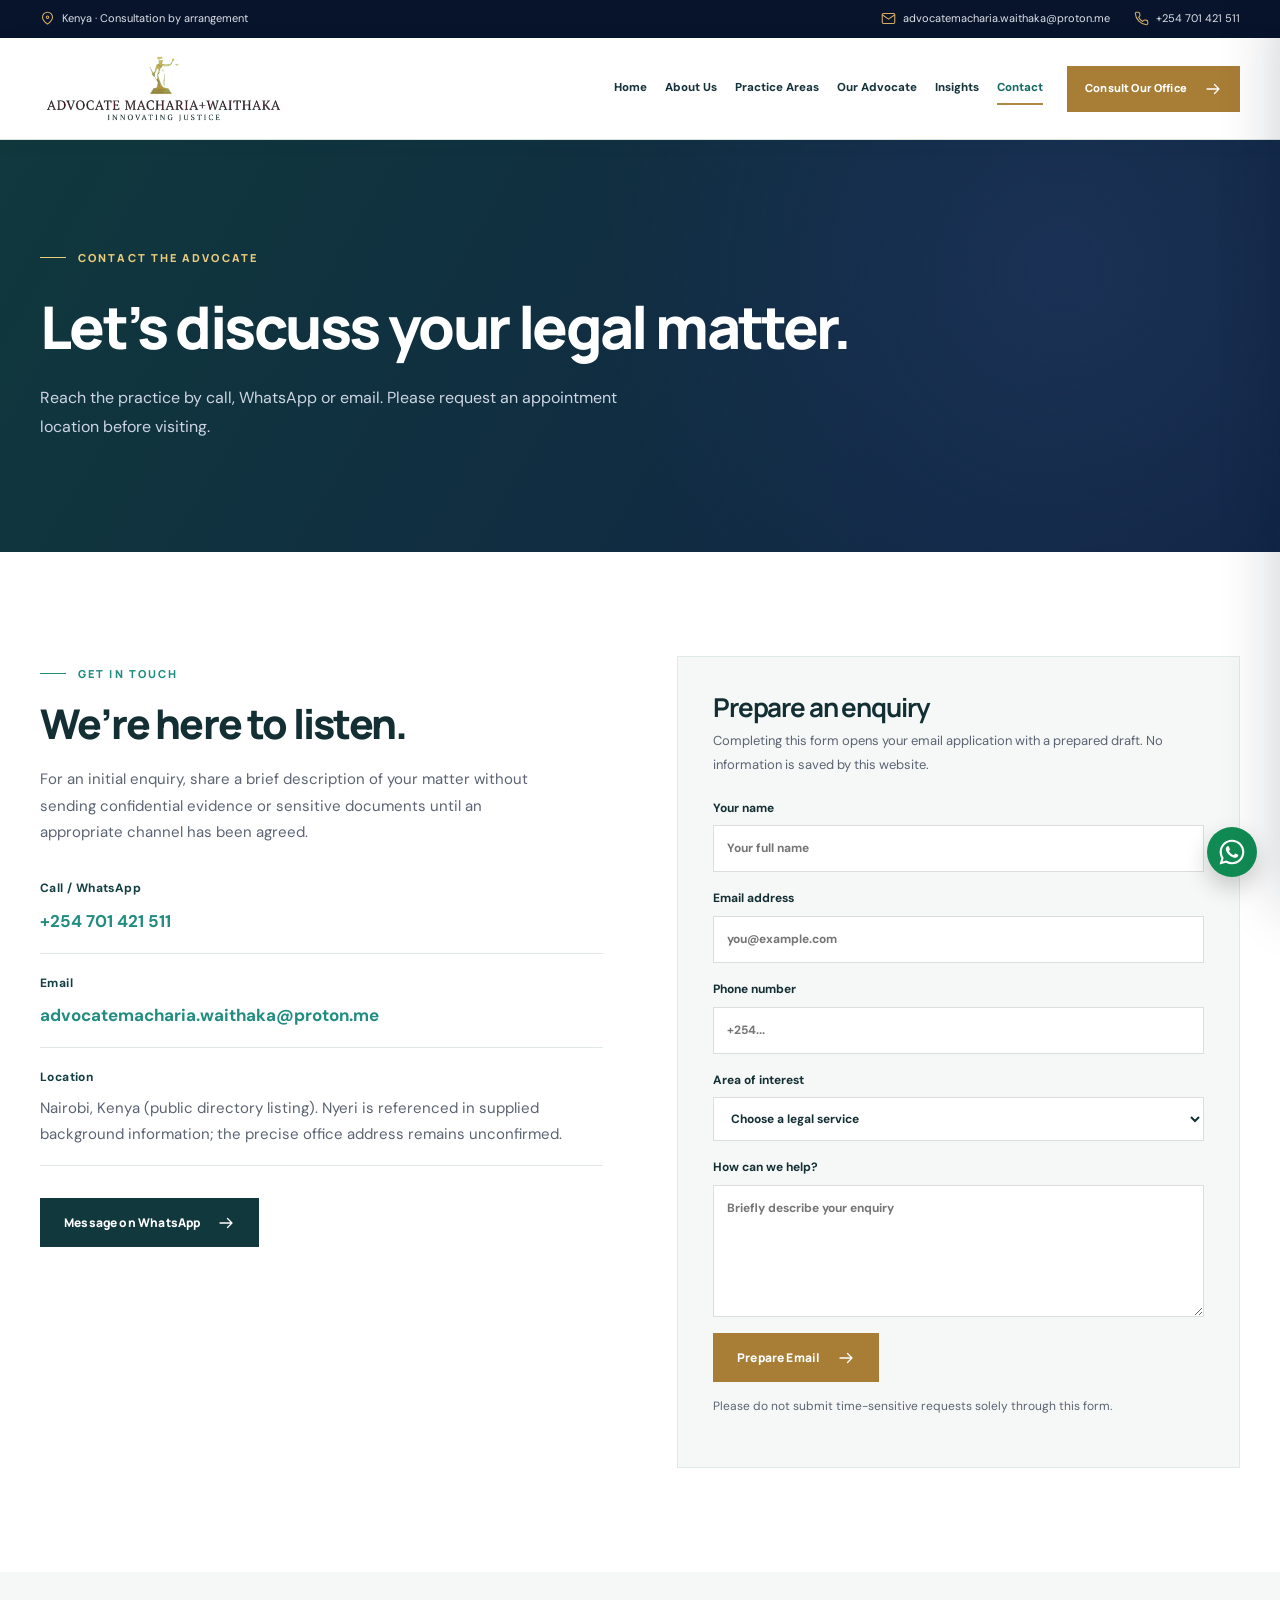
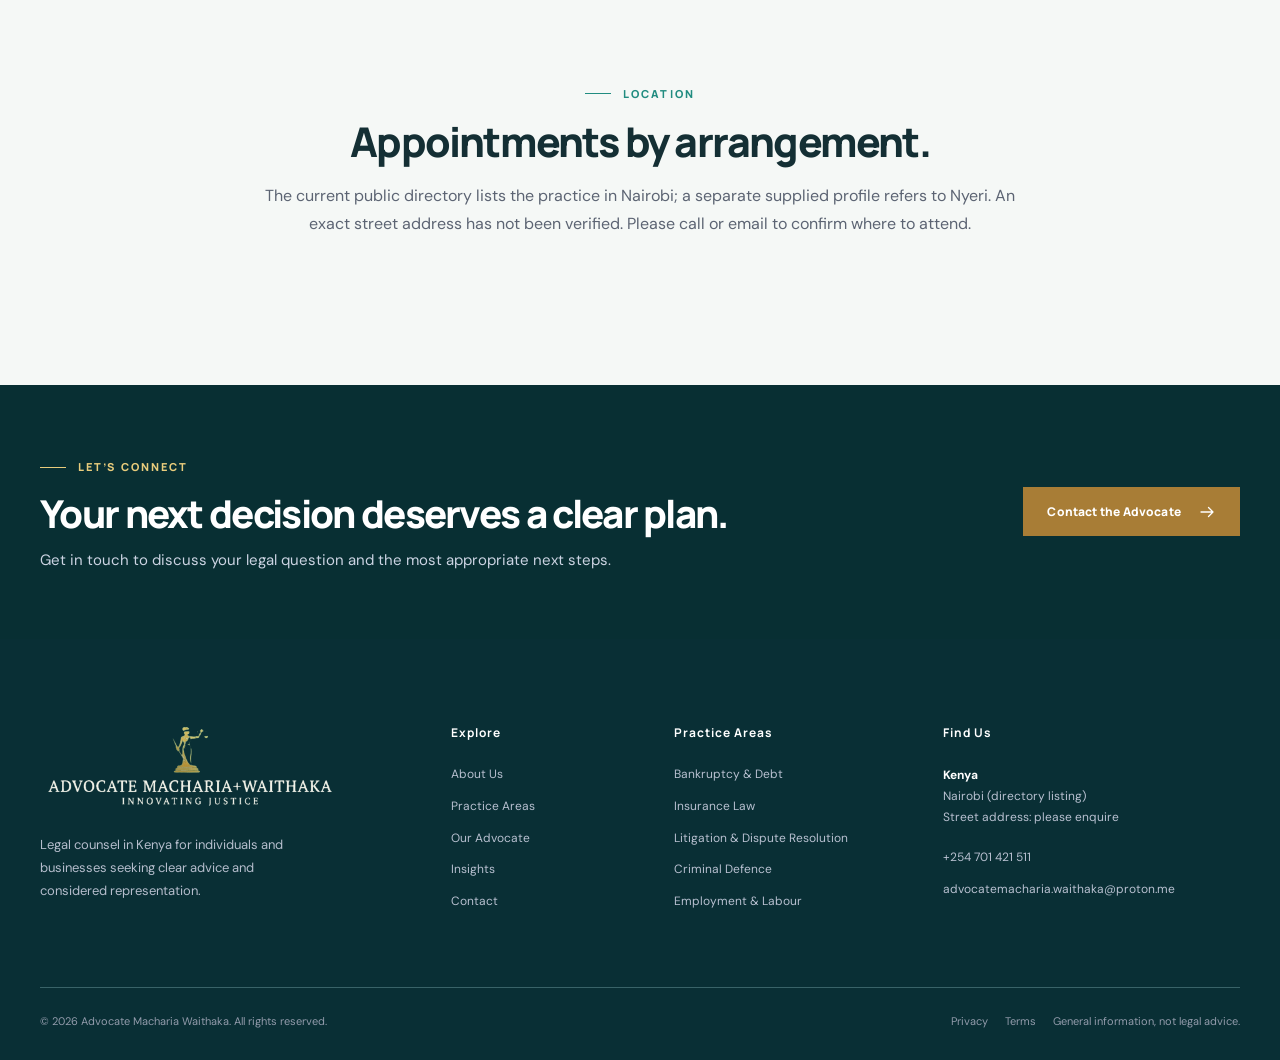
<file: contact/index.html>
<!doctype html>
<html lang="en-KE"><head><title>Contact | Advocate Macharia Waithaka</title><meta charset="utf-8"/><meta content="width=device-width, initial-scale=1" name="viewport"/><meta content="light" name="color-scheme"/><meta content="#081637" name="theme-color"/><link href="/assets/favicon.png" rel="icon" type="image/png"/><link href="https://fonts.googleapis.com" rel="preconnect"/><link crossorigin="" href="https://fonts.gstatic.com" rel="preconnect"/><link href="https://images.pexels.com" rel="preconnect"/><link href="/assets/site.css" rel="stylesheet"/><script defer="" src="/assets/site.js"></script><meta content="Call or WhatsApp +254 701 421 511 or email advocatemacharia.waithaka@proton.me to enquire about legal services." name="description"/><meta content="index,follow,max-image-preview:large" name="robots"/><meta content="website" property="og:type"/><meta content="Advocate Macharia Waithaka" property="og:site_name"/><meta content="Contact | Advocate Macharia Waithaka" property="og:title"/><meta content="Call or WhatsApp +254 701 421 511 or email advocatemacharia.waithaka@proton.me to enquire about legal services." property="og:description"/><meta content="https://advocate-macharia-waithaka.vercel.app/contact/" property="og:url"/><meta content="https://advocate-macharia-waithaka.vercel.app/assets/macharia-logo-white-4k.jpg" property="og:image"/><meta content="summary_large_image" name="twitter:card"/><link href="https://advocate-macharia-waithaka.vercel.app/contact/" rel="canonical"/><script type="application/ld+json">{"@context": "https://schema.org", "@type": "LegalService", "name": "Advocate Macharia Waithaka", "url": "https://advocate-macharia-waithaka.vercel.app/", "image": "https://advocate-macharia-waithaka.vercel.app/assets/macharia-logo-white-4k.jpg", "telephone": "+254701421511", "email": "advocatemacharia.waithaka@proton.me", "areaServed": {"@type": "Country", "name": "Kenya"}, "address": {"@type": "PostalAddress", "addressLocality": "Nairobi", "addressCountry": "KE"}, "hasOfferCatalog": {"@type": "OfferCatalog", "name": "Legal Services", "itemListElement": [{"@type": "OfferCatalog", "name": "Bankruptcy & Debt"}, {"@type": "OfferCatalog", "name": "Insurance Law"}, {"@type": "OfferCatalog", "name": "Litigation & Dispute Resolution"}, {"@type": "OfferCatalog", "name": "Criminal Defence"}, {"@type": "OfferCatalog", "name": "Employment & Labour"}, {"@type": "OfferCatalog", "name": "Intellectual Property"}]}}</script></head><body><a class="skip-link" href="#main">Skip to content</a>
<div class="topbar"><div class="container topbar-inner"><span class="topbar-address"><svg aria-hidden="true" fill="none" height="18" stroke="currentColor" stroke-linecap="round" stroke-linejoin="round" stroke-width="1.7" viewbox="0 0 24 24" width="18"><path d="M20 10c0 5-8 11-8 11S4 15 4 10a8 8 0 1 1 16 0Z"></path><circle cx="12" cy="10" r="2"></circle></svg> Kenya · Consultation by arrangement</span><div class="topbar-links"><a href="mailto:advocatemacharia.waithaka@proton.me"><svg aria-hidden="true" fill="none" height="18" stroke="currentColor" stroke-linecap="round" stroke-linejoin="round" stroke-width="1.7" viewbox="0 0 24 24" width="18"><rect height="16" rx="2" width="20" x="2" y="4"></rect><path d="m2 6 10 7L22 6"></path></svg> advocatemacharia.waithaka@proton.me</a><a href="tel:+254701421511"><svg aria-hidden="true" fill="none" height="18" stroke="currentColor" stroke-linecap="round" stroke-linejoin="round" stroke-width="1.7" viewbox="0 0 24 24" width="18"><path d="M22 16.9v3a2 2 0 0 1-2.2 2A19.5 19.5 0 0 1 2.1 4.2 2 2 0 0 1 4 2h3a2 2 0 0 1 2 1.7l.5 3a2 2 0 0 1-.6 1.8l-1.6 1.6a16 16 0 0 0 6.6 6.6l1.6-1.6a2 2 0 0 1 1.8-.6l3 .5a2 2 0 0 1 1.7 2Z"></path></svg> +254 701 421 511</a></div></div></div>
<header class="nav-shell"><div class="container nav-inner"><a aria-label="Advocate Macharia Waithaka home" class="brand" href="/"><img alt="Advocate Macharia Waithaka logo" height="1215" src="/assets/macharia-logo-transparent-4k.png" width="3840"/></a><nav aria-label="Main navigation" class="nav-links"><a class="nav-link" href="/">Home</a><a class="nav-link" href="/about/">About Us</a><a class="nav-link" href="/practice-areas/">Practice Areas</a><a class="nav-link" href="/managing-partner/">Our Advocate</a><a class="nav-link" href="/insights/">Insights</a><a aria-current="page" class="nav-link active" href="/contact/">Contact</a></nav><a class="btn btn-gold nav-cta" href="/contact/">Consult Our Office <svg aria-hidden="true" fill="none" height="18" stroke="currentColor" stroke-linecap="round" stroke-linejoin="round" stroke-width="1.7" viewbox="0 0 24 24" width="18"><path d="M4 12h16M14 6l6 6-6 6"></path></svg></a><button aria-controls="mobile-panel" aria-expanded="false" aria-label="Open menu" class="menu-open" data-mobile-open="" type="button"><svg aria-hidden="true" fill="none" height="24" stroke="currentColor" stroke-linecap="round" stroke-linejoin="round" stroke-width="1.7" viewbox="0 0 24 24" width="24"><path d="M3 6h18M3 12h18M3 18h18"></path></svg></button></div></header>
<div class="mobile-backdrop" id="mobile-backdrop"></div><nav aria-hidden="true" aria-label="Mobile navigation" class="mobile-panel" id="mobile-panel" inert=""><div class="mobile-head"><img alt="Advocate Macharia Waithaka logo" height="1215" src="/assets/macharia-logo-transparent-4k.png" width="3840"/><button aria-label="Close menu" data-mobile-close="" type="button">×</button></div><div class="mobile-links"><a class="" href="/">Home</a><a class="" href="/about/">About Us</a><a class="" href="/practice-areas/">Practice Areas</a><a class="" href="/managing-partner/">Our Advocate</a><a class="" href="/insights/">Insights</a><a aria-current="page" class="active" href="/contact/">Contact</a></div><a class="btn btn-gold mobile-cta" href="/contact/">Request a Consultation <svg aria-hidden="true" fill="none" height="18" stroke="currentColor" stroke-linecap="round" stroke-linejoin="round" stroke-width="1.7" viewbox="0 0 24 24" width="18"><path d="M4 12h16M14 6l6 6-6 6"></path></svg></a></nav><main id="main"><section class="page-hero"><div class="container"><span class="eyebrow eyebrow-light">CONTACT THE ADVOCATE</span><h1>Let’s discuss your legal matter.</h1><p>Reach the practice by call, WhatsApp or email. Please request an appointment location before visiting.</p></div></section>
<section class="section"><div class="container contact-layout"><div class="contact-copy"><span class="eyebrow">GET IN TOUCH</span><h2>We’re here to listen.</h2><p>For an initial enquiry, share a brief description of your matter without sending confidential evidence or sensitive documents until an appropriate channel has been agreed.</p><div class="contact-details"><div><strong>Call / WhatsApp</strong><a href="tel:+254701421511">+254 701 421 511</a></div><div><strong>Email</strong><a href="mailto:advocatemacharia.waithaka@proton.me">advocatemacharia.waithaka@proton.me</a></div><div><strong>Location</strong><span>Nairobi, Kenya (public directory listing). Nyeri is referenced in supplied background information; the precise office address remains unconfirmed.</span></div></div><p><a class="btn btn-navy" href="https://wa.me/254701421511?text=Hello%20Advocate%20Macharia%20Waithaka%2C%20I%20would%20like%20to%20enquire%20about%20legal%20services.">Message on WhatsApp <svg aria-hidden="true" fill="none" height="18" stroke="currentColor" stroke-linecap="round" stroke-linejoin="round" stroke-width="1.7" viewbox="0 0 24 24" width="18" xmlns="http://www.w3.org/2000/svg"><path d="M4 12h16M14 6l6 6-6 6"></path></svg></a></p></div><div class="contact-form-shell"><h3>Prepare an enquiry</h3><p>Completing this form opens your email application with a prepared draft. No information is saved by this website.</p><form id="enquiry-form"><label>Your name <input autocomplete="name" maxlength="120" name="name" placeholder="Your full name" required=""/></label><label>Email address <input autocomplete="email" name="email" placeholder="you@example.com" required="" type="email"/></label><label>Phone number <input autocomplete="tel" name="phone" placeholder="+254..." type="tel"/></label><label>Area of interest <select id="area" name="area"><option value="">Choose a legal service</option><option value="debt">Bankruptcy &amp; Debt</option><option value="insurance">Insurance Law</option><option value="litigation">Litigation &amp; Dispute Resolution</option><option value="criminal">Criminal Defence</option><option value="employment">Employment &amp; Labour</option><option value="ip">Intellectual Property</option></select></label><label>How can we help? <textarea maxlength="3000" minlength="10" name="message" placeholder="Briefly describe your enquiry" required="" rows="5"></textarea></label><div aria-hidden="true" class="honeypot"><label>Leave this field blank <input autocomplete="off" name="company_website" tabindex="-1" type="text"/></label></div><button class="btn btn-gold" type="submit">Prepare Email <svg aria-hidden="true" fill="none" height="18" stroke="currentColor" stroke-linecap="round" stroke-linejoin="round" stroke-width="1.7" viewbox="0 0 24 24" width="18" xmlns="http://www.w3.org/2000/svg"><path d="M4 12h16M14 6l6 6-6 6"></path></svg></button><p class="form-note">Please do not submit time-sensitive requests solely through this form.</p><p aria-live="polite" id="form-status" role="status"></p></form></div></div></section>
<section class="section cream"><div class="container"><div class="section-heading centered"><span class="eyebrow">LOCATION</span><h2>Appointments by arrangement.</h2><p>The current public directory lists the practice in Nairobi; a separate supplied profile refers to Nyeri. An exact street address has not been verified. Please call or email to confirm where to attend.</p></div></div></section></main><section class="closing"><div class="container closing-inner"><div><span class="eyebrow eyebrow-light">LET’S CONNECT</span><h2>Your next decision deserves a clear plan.</h2><p>Get in touch to discuss your legal question and the most appropriate next steps.</p></div><a class="btn btn-gold" href="/contact/">Contact the Advocate <svg aria-hidden="true" fill="none" height="18" stroke="currentColor" stroke-linecap="round" stroke-linejoin="round" stroke-width="1.7" viewbox="0 0 24 24" width="18" xmlns="http://www.w3.org/2000/svg"><path d="M4 12h16M14 6l6 6-6 6"></path></svg></a></div></section>
<footer class="site-footer"><div class="container"><div class="footer-grid"><div class="footer-about"><a class="footer-logo" href="/"><img alt="Advocate Macharia Waithaka logo" height="1215" loading="lazy" src="/assets/macharia-logo-footer-transparent-4k.png" width="3840"/></a><p>Legal counsel in Kenya for individuals and businesses seeking clear advice and considered representation.</p></div><div><h3>Explore</h3><div class="footer-links"><a href="/about/">About Us</a><a href="/practice-areas/">Practice Areas</a><a href="/managing-partner/">Our Advocate</a><a href="/insights/">Insights</a><a href="/contact/">Contact</a></div></div><div><h3>Practice Areas</h3><div class="footer-links"><a href="/practice-areas/#debt">Bankruptcy &amp; Debt</a><a href="/practice-areas/#insurance">Insurance Law</a><a href="/practice-areas/#litigation">Litigation &amp; Dispute Resolution</a><a href="/practice-areas/#criminal">Criminal Defence</a><a href="/practice-areas/#employment">Employment &amp; Labour</a></div></div><div><h3>Find Us</h3><address><strong>Kenya</strong><br/>Nairobi (directory listing)<br/>Street address: please enquire</address><div class="footer-links footer-contact"><a href="tel:+254701421511">+254 701 421 511</a><a href="mailto:advocatemacharia.waithaka@proton.me">advocatemacharia.waithaka@proton.me</a></div></div></div><div class="footer-bottom"><span>© 2026 Advocate Macharia Waithaka. All rights reserved.</span><div><a href="/privacy/">Privacy</a><a href="/terms/">Terms</a><span>General information, not legal advice.</span></div></div></div></footer>
<button aria-label="Back to top" class="scroll-top" title="Back to top" type="button">↑</button><a aria-label="Chat with Advocate Macharia Waithaka on WhatsApp at +254 701 421 511" class="floating-whatsapp" href="https://wa.me/254701421511?text=Hello%20Advocate%20Macharia%20Waithaka%2C%20I%20would%20like%20to%20enquire%20about%20legal%20services." rel="noopener noreferrer" target="_blank" title="Chat on WhatsApp"><svg aria-hidden="true" focusable="false" role="img" viewbox="0 0 32 32" xmlns="http://www.w3.org/2000/svg"><path d="M16 .8C7.61.8.8 7.59.8 15.98c0 2.69.7 5.31 2.03 7.62L.7 31.3l7.91-2.08a15.15 15.15 0 0 0 7.37 1.88h.01c8.38 0 15.2-6.82 15.2-15.2 0-4.06-1.58-7.88-4.46-10.76A15.07 15.07 0 0 0 16 .8Zm0 27.73a12.54 12.54 0 0 1-6.39-1.75l-.46-.27-4.7 1.23 1.25-4.58-.3-.47a12.5 12.5 0 0 1-1.93-6.7C3.47 9.08 9.08 3.47 16 3.47a12.45 12.45 0 0 1 8.87 3.68 12.48 12.48 0 0 1 3.67 8.86c0 6.91-5.62 12.52-12.54 12.52Zm6.88-9.38c-.38-.19-2.23-1.1-2.58-1.23-.34-.13-.59-.19-.84.19s-.96 1.23-1.18 1.49-.44.29-.82.1a10.32 10.32 0 0 1-3.04-1.88 11.39 11.39 0 0 1-2.1-2.61c-.22-.38-.02-.58.16-.77.17-.17.38-.44.57-.66s.25-.38.38-.63.06-.47-.03-.66c-.1-.19-.85-2.04-1.16-2.8-.3-.74-.61-.64-.84-.65l-.71-.01c-.25 0-.66.1-1.01.47-.34.38-1.32 1.29-1.32 3.13s1.35 3.63 1.54 3.88c.19.25 2.65 4.04 6.42 5.66.9.39 1.61.62 2.16.79.91.29 1.74.25 2.4.15.73-.11 2.23-.91 2.55-1.79.32-.88.32-1.64.22-1.79-.1-.16-.35-.25-.72-.44Z" fill="currentColor"></path></svg><span aria-hidden="true" class="whatsapp-tooltip">WhatsApp Us</span></a></body></html>
</file>
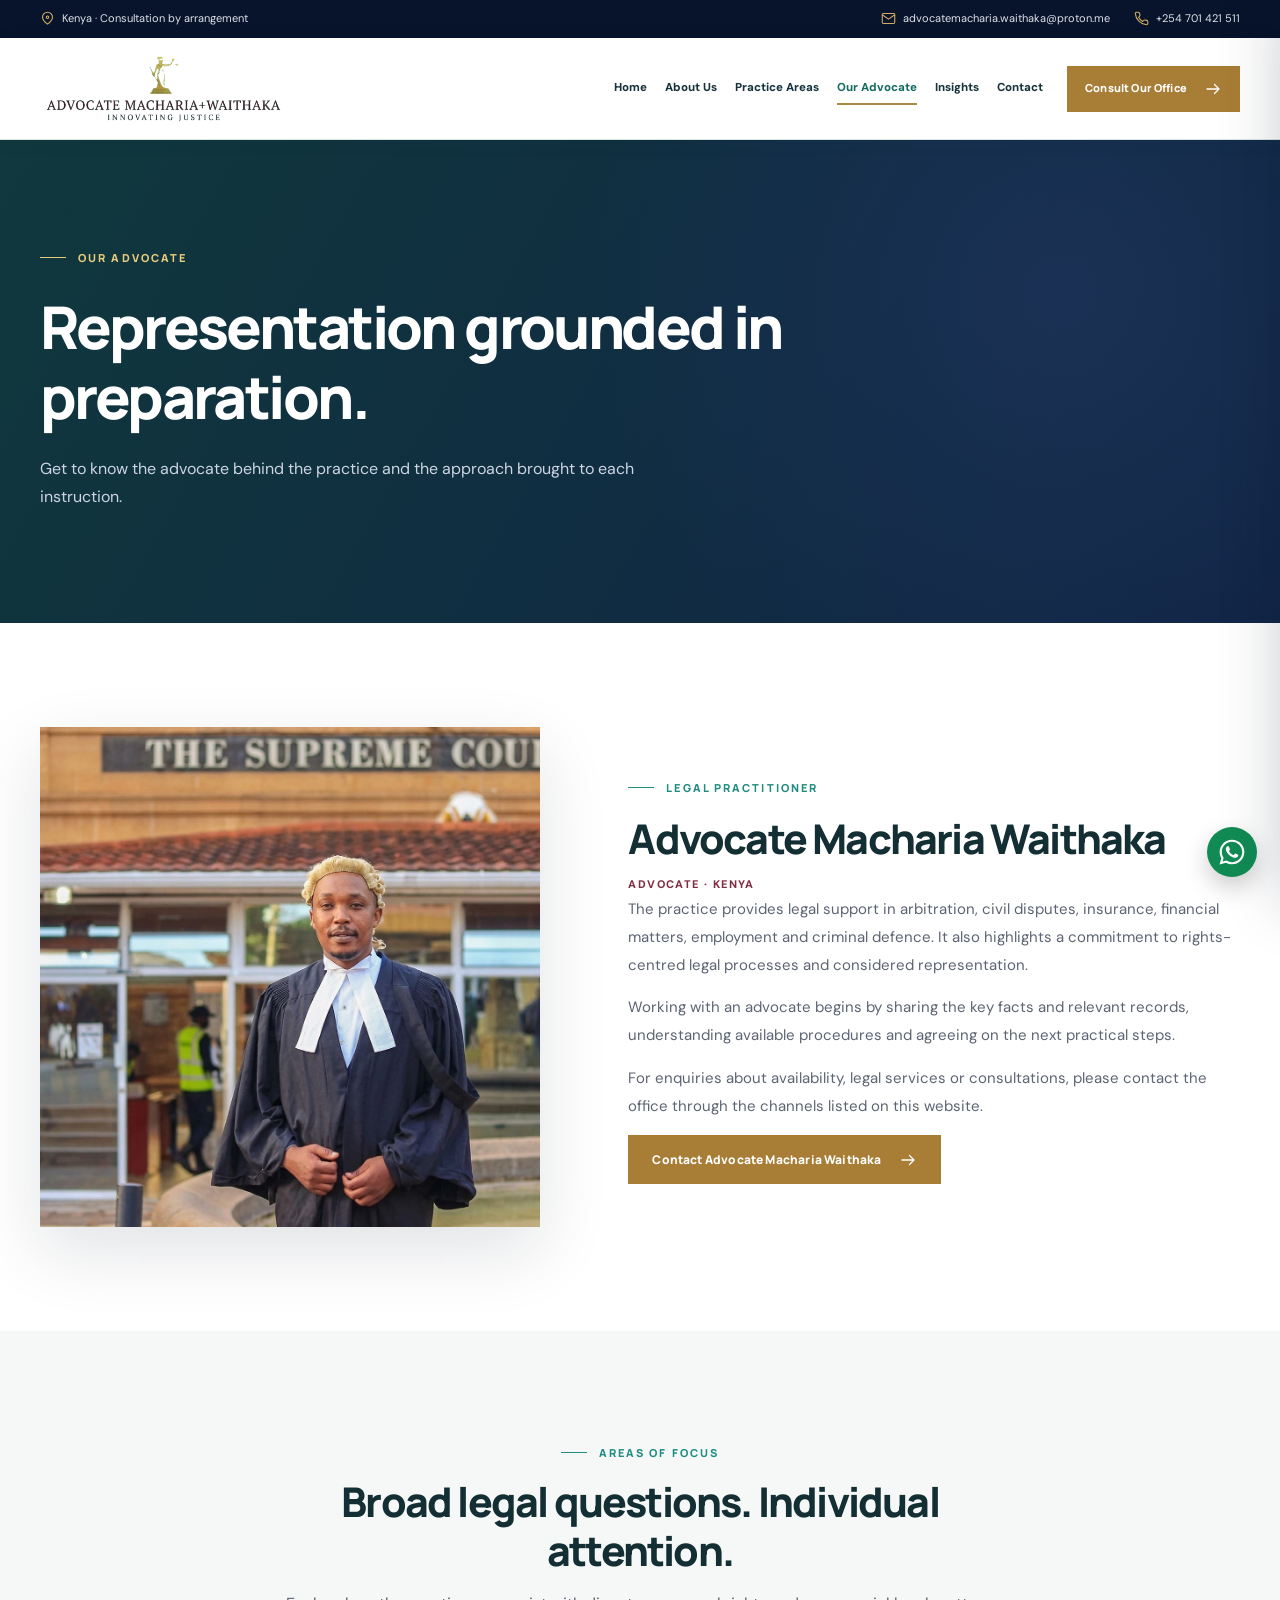
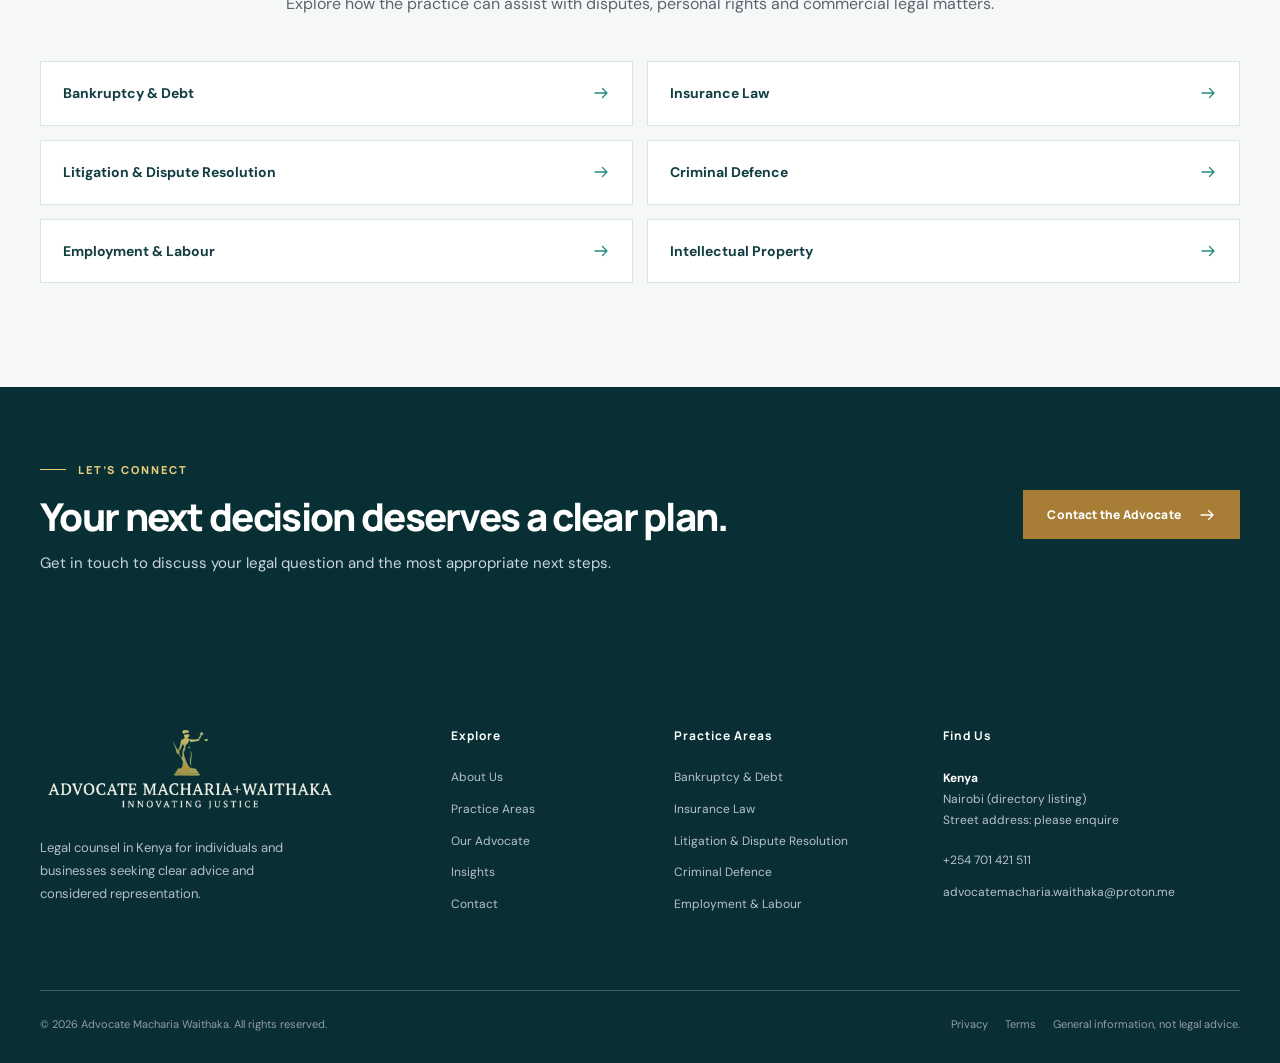
<file: managing-partner/index.html>
<!doctype html>
<html lang="en-KE"><head><title>Our Advocate | Advocate Macharia Waithaka</title><meta charset="utf-8"/><meta content="width=device-width, initial-scale=1" name="viewport"/><meta content="light" name="color-scheme"/><meta content="#081637" name="theme-color"/><link href="/assets/favicon.png" rel="icon" type="image/png"/><link href="https://fonts.googleapis.com" rel="preconnect"/><link crossorigin="" href="https://fonts.gstatic.com" rel="preconnect"/><link href="https://images.pexels.com" rel="preconnect"/><link href="/assets/site.css" rel="stylesheet"/><script defer="" src="/assets/site.js"></script><meta content="Meet Advocate Macharia Waithaka and explore the approach to legal representation and client enquiries in Kenya." name="description"/><meta content="index,follow,max-image-preview:large" name="robots"/><meta content="website" property="og:type"/><meta content="Advocate Macharia Waithaka" property="og:site_name"/><meta content="Our Advocate | Advocate Macharia Waithaka" property="og:title"/><meta content="Meet Advocate Macharia Waithaka and explore the approach to legal representation and client enquiries in Kenya." property="og:description"/><meta content="https://advocate-macharia-waithaka.vercel.app/managing-partner/" property="og:url"/><meta content="https://advocate-macharia-waithaka.vercel.app/assets/macharia-logo-white-4k.jpg" property="og:image"/><meta content="summary_large_image" name="twitter:card"/><link href="https://advocate-macharia-waithaka.vercel.app/managing-partner/" rel="canonical"/><script type="application/ld+json">{"@context": "https://schema.org", "@type": "LegalService", "name": "Advocate Macharia Waithaka", "url": "https://advocate-macharia-waithaka.vercel.app/", "image": "https://advocate-macharia-waithaka.vercel.app/assets/macharia-logo-white-4k.jpg", "telephone": "+254701421511", "email": "advocatemacharia.waithaka@proton.me", "areaServed": {"@type": "Country", "name": "Kenya"}, "address": {"@type": "PostalAddress", "addressLocality": "Nairobi", "addressCountry": "KE"}, "hasOfferCatalog": {"@type": "OfferCatalog", "name": "Legal Services", "itemListElement": [{"@type": "OfferCatalog", "name": "Bankruptcy & Debt"}, {"@type": "OfferCatalog", "name": "Insurance Law"}, {"@type": "OfferCatalog", "name": "Litigation & Dispute Resolution"}, {"@type": "OfferCatalog", "name": "Criminal Defence"}, {"@type": "OfferCatalog", "name": "Employment & Labour"}, {"@type": "OfferCatalog", "name": "Intellectual Property"}]}}</script></head><body><a class="skip-link" href="#main">Skip to content</a>
<div class="topbar"><div class="container topbar-inner"><span class="topbar-address"><svg aria-hidden="true" fill="none" height="18" stroke="currentColor" stroke-linecap="round" stroke-linejoin="round" stroke-width="1.7" viewbox="0 0 24 24" width="18"><path d="M20 10c0 5-8 11-8 11S4 15 4 10a8 8 0 1 1 16 0Z"></path><circle cx="12" cy="10" r="2"></circle></svg> Kenya · Consultation by arrangement</span><div class="topbar-links"><a href="mailto:advocatemacharia.waithaka@proton.me"><svg aria-hidden="true" fill="none" height="18" stroke="currentColor" stroke-linecap="round" stroke-linejoin="round" stroke-width="1.7" viewbox="0 0 24 24" width="18"><rect height="16" rx="2" width="20" x="2" y="4"></rect><path d="m2 6 10 7L22 6"></path></svg> advocatemacharia.waithaka@proton.me</a><a href="tel:+254701421511"><svg aria-hidden="true" fill="none" height="18" stroke="currentColor" stroke-linecap="round" stroke-linejoin="round" stroke-width="1.7" viewbox="0 0 24 24" width="18"><path d="M22 16.9v3a2 2 0 0 1-2.2 2A19.5 19.5 0 0 1 2.1 4.2 2 2 0 0 1 4 2h3a2 2 0 0 1 2 1.7l.5 3a2 2 0 0 1-.6 1.8l-1.6 1.6a16 16 0 0 0 6.6 6.6l1.6-1.6a2 2 0 0 1 1.8-.6l3 .5a2 2 0 0 1 1.7 2Z"></path></svg> +254 701 421 511</a></div></div></div>
<header class="nav-shell"><div class="container nav-inner"><a aria-label="Advocate Macharia Waithaka home" class="brand" href="/"><img alt="Advocate Macharia Waithaka logo" height="1215" src="/assets/macharia-logo-transparent-4k.png" width="3840"/></a><nav aria-label="Main navigation" class="nav-links"><a class="nav-link" href="/">Home</a><a class="nav-link" href="/about/">About Us</a><a class="nav-link" href="/practice-areas/">Practice Areas</a><a aria-current="page" class="nav-link active" href="/managing-partner/">Our Advocate</a><a class="nav-link" href="/insights/">Insights</a><a class="nav-link" href="/contact/">Contact</a></nav><a class="btn btn-gold nav-cta" href="/contact/">Consult Our Office <svg aria-hidden="true" fill="none" height="18" stroke="currentColor" stroke-linecap="round" stroke-linejoin="round" stroke-width="1.7" viewbox="0 0 24 24" width="18"><path d="M4 12h16M14 6l6 6-6 6"></path></svg></a><button aria-controls="mobile-panel" aria-expanded="false" aria-label="Open menu" class="menu-open" data-mobile-open="" type="button"><svg aria-hidden="true" fill="none" height="24" stroke="currentColor" stroke-linecap="round" stroke-linejoin="round" stroke-width="1.7" viewbox="0 0 24 24" width="24"><path d="M3 6h18M3 12h18M3 18h18"></path></svg></button></div></header>
<div class="mobile-backdrop" id="mobile-backdrop"></div><nav aria-hidden="true" aria-label="Mobile navigation" class="mobile-panel" id="mobile-panel" inert=""><div class="mobile-head"><img alt="Advocate Macharia Waithaka logo" height="1215" src="/assets/macharia-logo-transparent-4k.png" width="3840"/><button aria-label="Close menu" data-mobile-close="" type="button">×</button></div><div class="mobile-links"><a class="" href="/">Home</a><a class="" href="/about/">About Us</a><a class="" href="/practice-areas/">Practice Areas</a><a aria-current="page" class="active" href="/managing-partner/">Our Advocate</a><a class="" href="/insights/">Insights</a><a class="" href="/contact/">Contact</a></div><a class="btn btn-gold mobile-cta" href="/contact/">Request a Consultation <svg aria-hidden="true" fill="none" height="18" stroke="currentColor" stroke-linecap="round" stroke-linejoin="round" stroke-width="1.7" viewbox="0 0 24 24" width="18"><path d="M4 12h16M14 6l6 6-6 6"></path></svg></a></nav><main id="main"><section class="page-hero"><div class="container"><span class="eyebrow eyebrow-light">OUR ADVOCATE</span><h1>Representation grounded in preparation.</h1><p>Get to know the advocate behind the practice and the approach brought to each instruction.</p></div></section>
<section class="section"><div class="container profile-layout"><div class="profile-photo"><img alt="Advocate Macharia Waithaka in legal attire outside the Supreme Court" decoding="async" height="1024" loading="lazy" sizes="(max-width: 900px) calc(100vw - 44px), (max-width: 1250px) 44vw, 520px" src="/assets/advocate-court-new-1150.webp" srcset="/assets/advocate-court-new-1150.webp 1150w, /assets/advocate-court-new-2048.webp 2048w, /assets/advocate-court-new-4k.webp 4096w" width="1034"/></div><div class="profile-body"><span class="eyebrow">LEGAL PRACTITIONER</span><h2>Advocate Macharia Waithaka</h2><span class="profile-role">ADVOCATE · KENYA</span><p>The practice provides legal support in arbitration, civil disputes, insurance, financial matters, employment and criminal defence. It also highlights a commitment to rights-centred legal processes and considered representation.</p><p>Working with an advocate begins by sharing the key facts and relevant records, understanding available procedures and agreeing on the next practical steps.</p><p>For enquiries about availability, legal services or consultations, please contact the office through the channels listed on this website.</p><a class="btn btn-gold" href="/contact/">Contact Advocate Macharia Waithaka <svg aria-hidden="true" fill="none" height="18" stroke="currentColor" stroke-linecap="round" stroke-linejoin="round" stroke-width="1.7" viewbox="0 0 24 24" width="18" xmlns="http://www.w3.org/2000/svg"><path d="M4 12h16M14 6l6 6-6 6"></path></svg></a></div></div></section>
<section class="section cream"><div class="container"><div class="section-heading centered"><span class="eyebrow">AREAS OF FOCUS</span><h2>Broad legal questions. Individual attention.</h2><p>Explore how the practice can assist with disputes, personal rights and commercial legal matters.</p></div><div class="service-pills"><a href="/practice-areas/#debt">Bankruptcy &amp; Debt <svg aria-hidden="true" fill="none" height="18" stroke="currentColor" stroke-linecap="round" stroke-linejoin="round" stroke-width="1.7" viewbox="0 0 24 24" width="18" xmlns="http://www.w3.org/2000/svg"><path d="M4 12h16M14 6l6 6-6 6"></path></svg></a><a href="/practice-areas/#insurance">Insurance Law <svg aria-hidden="true" fill="none" height="18" stroke="currentColor" stroke-linecap="round" stroke-linejoin="round" stroke-width="1.7" viewbox="0 0 24 24" width="18" xmlns="http://www.w3.org/2000/svg"><path d="M4 12h16M14 6l6 6-6 6"></path></svg></a><a href="/practice-areas/#litigation">Litigation &amp; Dispute Resolution <svg aria-hidden="true" fill="none" height="18" stroke="currentColor" stroke-linecap="round" stroke-linejoin="round" stroke-width="1.7" viewbox="0 0 24 24" width="18" xmlns="http://www.w3.org/2000/svg"><path d="M4 12h16M14 6l6 6-6 6"></path></svg></a><a href="/practice-areas/#criminal">Criminal Defence <svg aria-hidden="true" fill="none" height="18" stroke="currentColor" stroke-linecap="round" stroke-linejoin="round" stroke-width="1.7" viewbox="0 0 24 24" width="18" xmlns="http://www.w3.org/2000/svg"><path d="M4 12h16M14 6l6 6-6 6"></path></svg></a><a href="/practice-areas/#employment">Employment &amp; Labour <svg aria-hidden="true" fill="none" height="18" stroke="currentColor" stroke-linecap="round" stroke-linejoin="round" stroke-width="1.7" viewbox="0 0 24 24" width="18" xmlns="http://www.w3.org/2000/svg"><path d="M4 12h16M14 6l6 6-6 6"></path></svg></a><a href="/practice-areas/#ip">Intellectual Property <svg aria-hidden="true" fill="none" height="18" stroke="currentColor" stroke-linecap="round" stroke-linejoin="round" stroke-width="1.7" viewbox="0 0 24 24" width="18" xmlns="http://www.w3.org/2000/svg"><path d="M4 12h16M14 6l6 6-6 6"></path></svg></a></div></div></section></main><section class="closing"><div class="container closing-inner"><div><span class="eyebrow eyebrow-light">LET’S CONNECT</span><h2>Your next decision deserves a clear plan.</h2><p>Get in touch to discuss your legal question and the most appropriate next steps.</p></div><a class="btn btn-gold" href="/contact/">Contact the Advocate <svg aria-hidden="true" fill="none" height="18" stroke="currentColor" stroke-linecap="round" stroke-linejoin="round" stroke-width="1.7" viewbox="0 0 24 24" width="18" xmlns="http://www.w3.org/2000/svg"><path d="M4 12h16M14 6l6 6-6 6"></path></svg></a></div></section>
<footer class="site-footer"><div class="container"><div class="footer-grid"><div class="footer-about"><a class="footer-logo" href="/"><img alt="Advocate Macharia Waithaka logo" height="1215" loading="lazy" src="/assets/macharia-logo-footer-transparent-4k.png" width="3840"/></a><p>Legal counsel in Kenya for individuals and businesses seeking clear advice and considered representation.</p></div><div><h3>Explore</h3><div class="footer-links"><a href="/about/">About Us</a><a href="/practice-areas/">Practice Areas</a><a href="/managing-partner/">Our Advocate</a><a href="/insights/">Insights</a><a href="/contact/">Contact</a></div></div><div><h3>Practice Areas</h3><div class="footer-links"><a href="/practice-areas/#debt">Bankruptcy &amp; Debt</a><a href="/practice-areas/#insurance">Insurance Law</a><a href="/practice-areas/#litigation">Litigation &amp; Dispute Resolution</a><a href="/practice-areas/#criminal">Criminal Defence</a><a href="/practice-areas/#employment">Employment &amp; Labour</a></div></div><div><h3>Find Us</h3><address><strong>Kenya</strong><br/>Nairobi (directory listing)<br/>Street address: please enquire</address><div class="footer-links footer-contact"><a href="tel:+254701421511">+254 701 421 511</a><a href="mailto:advocatemacharia.waithaka@proton.me">advocatemacharia.waithaka@proton.me</a></div></div></div><div class="footer-bottom"><span>© 2026 Advocate Macharia Waithaka. All rights reserved.</span><div><a href="/privacy/">Privacy</a><a href="/terms/">Terms</a><span>General information, not legal advice.</span></div></div></div></footer>
<button aria-label="Back to top" class="scroll-top" title="Back to top" type="button">↑</button><a aria-label="Chat with Advocate Macharia Waithaka on WhatsApp at +254 701 421 511" class="floating-whatsapp" href="https://wa.me/254701421511?text=Hello%20Advocate%20Macharia%20Waithaka%2C%20I%20would%20like%20to%20enquire%20about%20legal%20services." rel="noopener noreferrer" target="_blank" title="Chat on WhatsApp"><svg aria-hidden="true" focusable="false" role="img" viewbox="0 0 32 32" xmlns="http://www.w3.org/2000/svg"><path d="M16 .8C7.61.8.8 7.59.8 15.98c0 2.69.7 5.31 2.03 7.62L.7 31.3l7.91-2.08a15.15 15.15 0 0 0 7.37 1.88h.01c8.38 0 15.2-6.82 15.2-15.2 0-4.06-1.58-7.88-4.46-10.76A15.07 15.07 0 0 0 16 .8Zm0 27.73a12.54 12.54 0 0 1-6.39-1.75l-.46-.27-4.7 1.23 1.25-4.58-.3-.47a12.5 12.5 0 0 1-1.93-6.7C3.47 9.08 9.08 3.47 16 3.47a12.45 12.45 0 0 1 8.87 3.68 12.48 12.48 0 0 1 3.67 8.86c0 6.91-5.62 12.52-12.54 12.52Zm6.88-9.38c-.38-.19-2.23-1.1-2.58-1.23-.34-.13-.59-.19-.84.19s-.96 1.23-1.18 1.49-.44.29-.82.1a10.32 10.32 0 0 1-3.04-1.88 11.39 11.39 0 0 1-2.1-2.61c-.22-.38-.02-.58.16-.77.17-.17.38-.44.57-.66s.25-.38.38-.63.06-.47-.03-.66c-.1-.19-.85-2.04-1.16-2.8-.3-.74-.61-.64-.84-.65l-.71-.01c-.25 0-.66.1-1.01.47-.34.38-1.32 1.29-1.32 3.13s1.35 3.63 1.54 3.88c.19.25 2.65 4.04 6.42 5.66.9.39 1.61.62 2.16.79.91.29 1.74.25 2.4.15.73-.11 2.23-.91 2.55-1.79.32-.88.32-1.64.22-1.79-.1-.16-.35-.25-.72-.44Z" fill="currentColor"></path></svg><span aria-hidden="true" class="whatsapp-tooltip">WhatsApp Us</span></a></body></html>
</file>
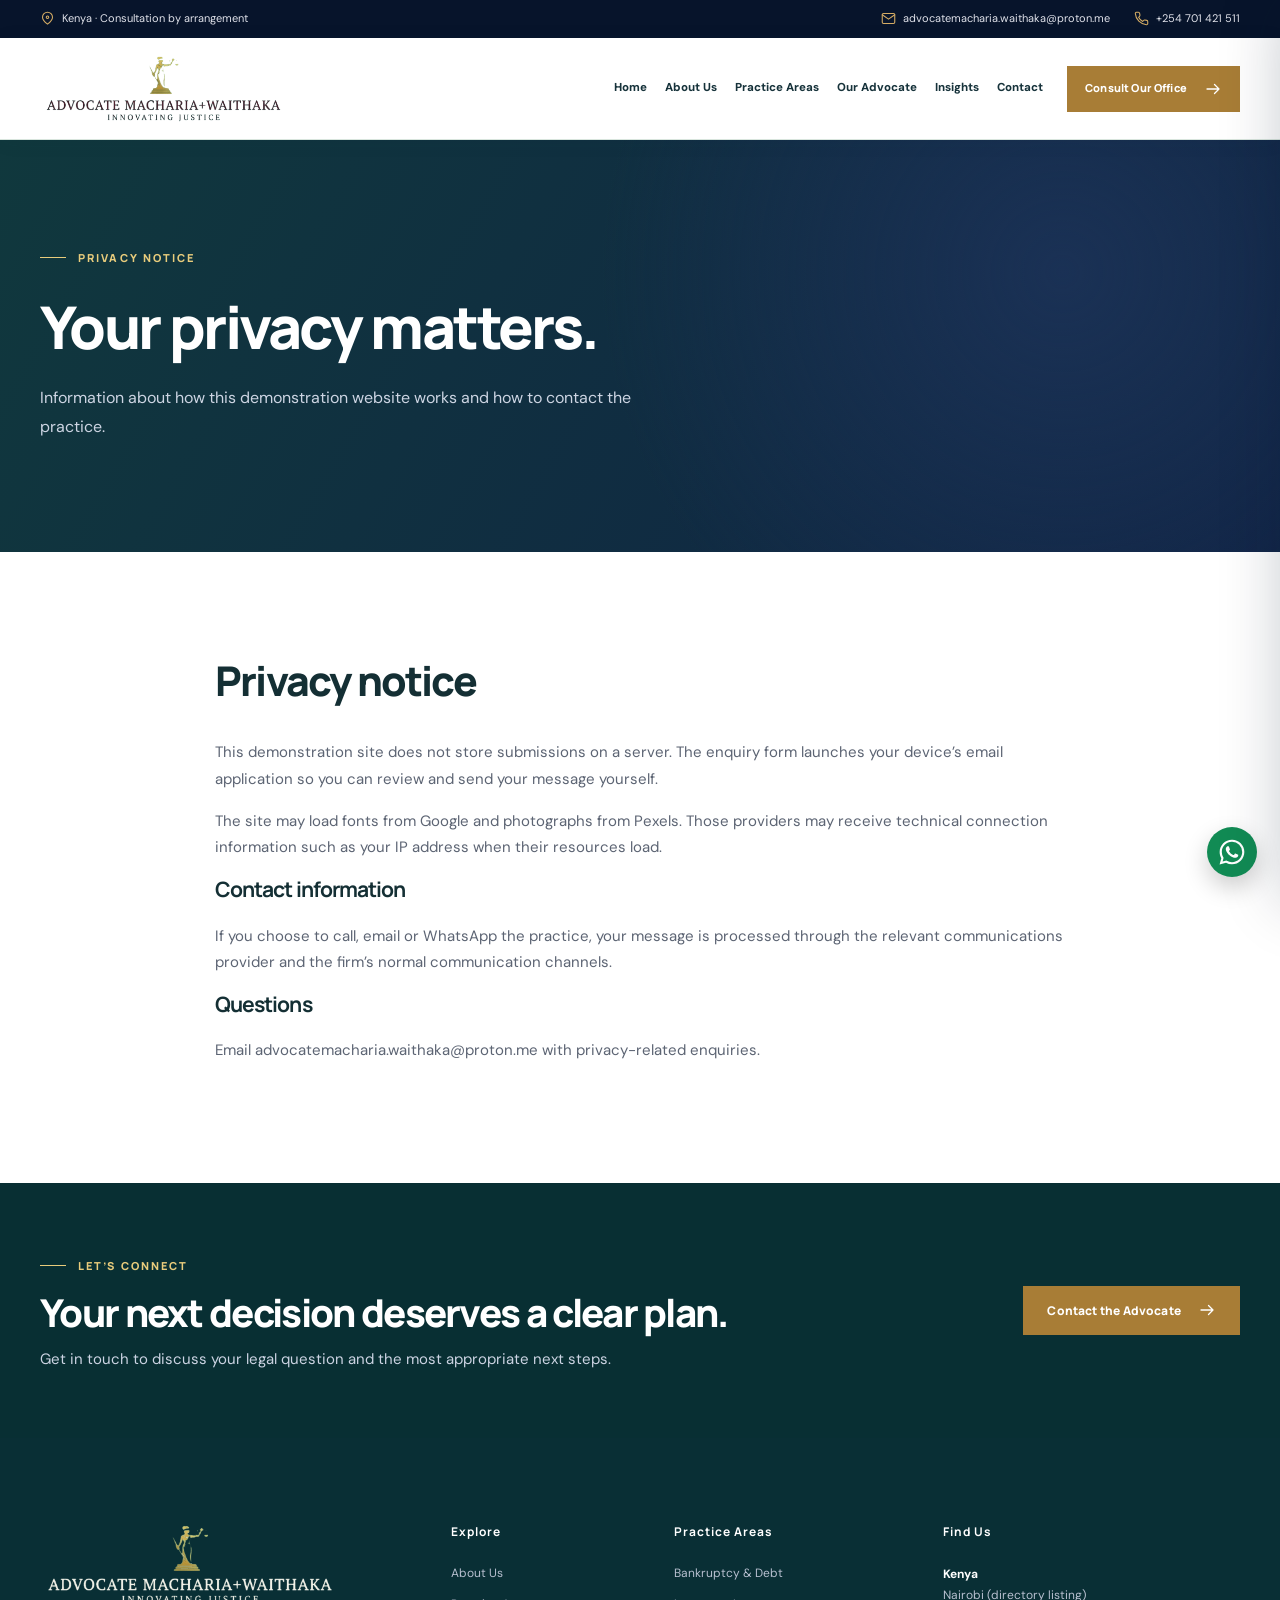
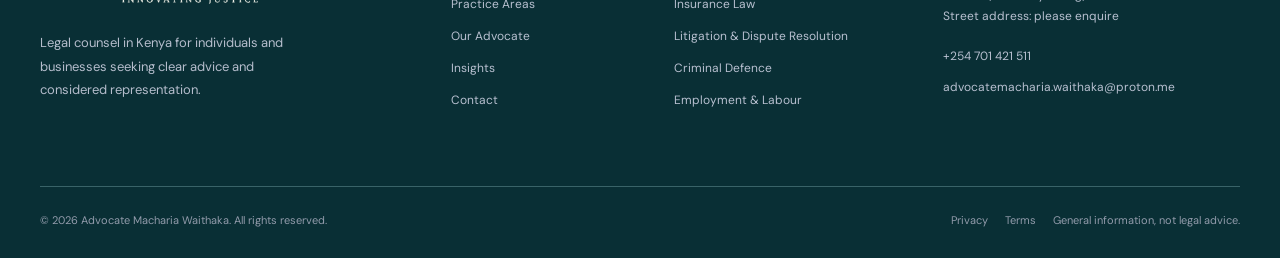
<file: privacy/index.html>
<!doctype html>
<html lang="en-KE"><head><title>Privacy Policy | Advocate Macharia Waithaka</title><meta charset="utf-8"/><meta content="width=device-width, initial-scale=1" name="viewport"/><meta content="light" name="color-scheme"/><meta content="#081637" name="theme-color"/><link href="/assets/favicon.png" rel="icon" type="image/png"/><link href="https://fonts.googleapis.com" rel="preconnect"/><link crossorigin="" href="https://fonts.gstatic.com" rel="preconnect"/><link href="https://images.pexels.com" rel="preconnect"/><link href="/assets/site.css" rel="stylesheet"/><script defer="" src="/assets/site.js"></script><meta content="Read the privacy notice for Advocate Macharia Waithaka website and contact information." name="description"/><meta content="index,follow,max-image-preview:large" name="robots"/><meta content="website" property="og:type"/><meta content="Advocate Macharia Waithaka" property="og:site_name"/><meta content="Privacy Policy | Advocate Macharia Waithaka" property="og:title"/><meta content="Read the privacy notice for Advocate Macharia Waithaka website and contact information." property="og:description"/><meta content="https://advocate-macharia-waithaka.vercel.app/privacy/" property="og:url"/><meta content="https://advocate-macharia-waithaka.vercel.app/assets/macharia-logo-white-4k.jpg" property="og:image"/><meta content="summary_large_image" name="twitter:card"/><link href="https://advocate-macharia-waithaka.vercel.app/privacy/" rel="canonical"/><script type="application/ld+json">{"@context": "https://schema.org", "@type": "LegalService", "name": "Advocate Macharia Waithaka", "url": "https://advocate-macharia-waithaka.vercel.app/", "image": "https://advocate-macharia-waithaka.vercel.app/assets/macharia-logo-white-4k.jpg", "telephone": "+254701421511", "email": "advocatemacharia.waithaka@proton.me", "areaServed": {"@type": "Country", "name": "Kenya"}, "address": {"@type": "PostalAddress", "addressLocality": "Nairobi", "addressCountry": "KE"}, "hasOfferCatalog": {"@type": "OfferCatalog", "name": "Legal Services", "itemListElement": [{"@type": "OfferCatalog", "name": "Bankruptcy & Debt"}, {"@type": "OfferCatalog", "name": "Insurance Law"}, {"@type": "OfferCatalog", "name": "Litigation & Dispute Resolution"}, {"@type": "OfferCatalog", "name": "Criminal Defence"}, {"@type": "OfferCatalog", "name": "Employment & Labour"}, {"@type": "OfferCatalog", "name": "Intellectual Property"}]}}</script></head><body><a class="skip-link" href="#main">Skip to content</a>
<div class="topbar"><div class="container topbar-inner"><span class="topbar-address"><svg aria-hidden="true" fill="none" height="18" stroke="currentColor" stroke-linecap="round" stroke-linejoin="round" stroke-width="1.7" viewbox="0 0 24 24" width="18"><path d="M20 10c0 5-8 11-8 11S4 15 4 10a8 8 0 1 1 16 0Z"></path><circle cx="12" cy="10" r="2"></circle></svg> Kenya · Consultation by arrangement</span><div class="topbar-links"><a href="mailto:advocatemacharia.waithaka@proton.me"><svg aria-hidden="true" fill="none" height="18" stroke="currentColor" stroke-linecap="round" stroke-linejoin="round" stroke-width="1.7" viewbox="0 0 24 24" width="18"><rect height="16" rx="2" width="20" x="2" y="4"></rect><path d="m2 6 10 7L22 6"></path></svg> advocatemacharia.waithaka@proton.me</a><a href="tel:+254701421511"><svg aria-hidden="true" fill="none" height="18" stroke="currentColor" stroke-linecap="round" stroke-linejoin="round" stroke-width="1.7" viewbox="0 0 24 24" width="18"><path d="M22 16.9v3a2 2 0 0 1-2.2 2A19.5 19.5 0 0 1 2.1 4.2 2 2 0 0 1 4 2h3a2 2 0 0 1 2 1.7l.5 3a2 2 0 0 1-.6 1.8l-1.6 1.6a16 16 0 0 0 6.6 6.6l1.6-1.6a2 2 0 0 1 1.8-.6l3 .5a2 2 0 0 1 1.7 2Z"></path></svg> +254 701 421 511</a></div></div></div>
<header class="nav-shell"><div class="container nav-inner"><a aria-label="Advocate Macharia Waithaka home" class="brand" href="/"><img alt="Advocate Macharia Waithaka logo" height="1215" src="/assets/macharia-logo-transparent-4k.png" width="3840"/></a><nav aria-label="Main navigation" class="nav-links"><a class="nav-link" href="/">Home</a><a class="nav-link" href="/about/">About Us</a><a class="nav-link" href="/practice-areas/">Practice Areas</a><a class="nav-link" href="/managing-partner/">Our Advocate</a><a class="nav-link" href="/insights/">Insights</a><a class="nav-link" href="/contact/">Contact</a></nav><a class="btn btn-gold nav-cta" href="/contact/">Consult Our Office <svg aria-hidden="true" fill="none" height="18" stroke="currentColor" stroke-linecap="round" stroke-linejoin="round" stroke-width="1.7" viewbox="0 0 24 24" width="18"><path d="M4 12h16M14 6l6 6-6 6"></path></svg></a><button aria-controls="mobile-panel" aria-expanded="false" aria-label="Open menu" class="menu-open" data-mobile-open="" type="button"><svg aria-hidden="true" fill="none" height="24" stroke="currentColor" stroke-linecap="round" stroke-linejoin="round" stroke-width="1.7" viewbox="0 0 24 24" width="24"><path d="M3 6h18M3 12h18M3 18h18"></path></svg></button></div></header>
<div class="mobile-backdrop" id="mobile-backdrop"></div><nav aria-hidden="true" aria-label="Mobile navigation" class="mobile-panel" id="mobile-panel" inert=""><div class="mobile-head"><img alt="Advocate Macharia Waithaka logo" height="1215" src="/assets/macharia-logo-transparent-4k.png" width="3840"/><button aria-label="Close menu" data-mobile-close="" type="button">×</button></div><div class="mobile-links"><a class="" href="/">Home</a><a class="" href="/about/">About Us</a><a class="" href="/practice-areas/">Practice Areas</a><a class="" href="/managing-partner/">Our Advocate</a><a class="" href="/insights/">Insights</a><a class="" href="/contact/">Contact</a></div><a class="btn btn-gold mobile-cta" href="/contact/">Request a Consultation <svg aria-hidden="true" fill="none" height="18" stroke="currentColor" stroke-linecap="round" stroke-linejoin="round" stroke-width="1.7" viewbox="0 0 24 24" width="18"><path d="M4 12h16M14 6l6 6-6 6"></path></svg></a></nav><main id="main"><section class="page-hero"><div class="container"><span class="eyebrow eyebrow-light">PRIVACY NOTICE</span><h1>Your privacy matters.</h1><p>Information about how this demonstration website works and how to contact the practice.</p></div></section>
<section class="section"><div class="container" style="max-width:850px"><h2>Privacy notice</h2><p>This demonstration site does not store submissions on a server. The enquiry form launches your device’s email application so you can review and send your message yourself.</p><p>The site may load fonts from Google and photographs from Pexels. Those providers may receive technical connection information such as your IP address when their resources load.</p><h3>Contact information</h3><p>If you choose to call, email or WhatsApp the practice, your message is processed through the relevant communications provider and the firm’s normal communication channels.</p><h3>Questions</h3><p>Email <a href="mailto:advocatemacharia.waithaka@proton.me">advocatemacharia.waithaka@proton.me</a> with privacy-related enquiries.</p></div></section></main><section class="closing"><div class="container closing-inner"><div><span class="eyebrow eyebrow-light">LET’S CONNECT</span><h2>Your next decision deserves a clear plan.</h2><p>Get in touch to discuss your legal question and the most appropriate next steps.</p></div><a class="btn btn-gold" href="/contact/">Contact the Advocate <svg aria-hidden="true" fill="none" height="18" stroke="currentColor" stroke-linecap="round" stroke-linejoin="round" stroke-width="1.7" viewbox="0 0 24 24" width="18" xmlns="http://www.w3.org/2000/svg"><path d="M4 12h16M14 6l6 6-6 6"></path></svg></a></div></section>
<footer class="site-footer"><div class="container"><div class="footer-grid"><div class="footer-about"><a class="footer-logo" href="/"><img alt="Advocate Macharia Waithaka logo" height="1215" loading="lazy" src="/assets/macharia-logo-footer-transparent-4k.png" width="3840"/></a><p>Legal counsel in Kenya for individuals and businesses seeking clear advice and considered representation.</p></div><div><h3>Explore</h3><div class="footer-links"><a href="/about/">About Us</a><a href="/practice-areas/">Practice Areas</a><a href="/managing-partner/">Our Advocate</a><a href="/insights/">Insights</a><a href="/contact/">Contact</a></div></div><div><h3>Practice Areas</h3><div class="footer-links"><a href="/practice-areas/#debt">Bankruptcy &amp; Debt</a><a href="/practice-areas/#insurance">Insurance Law</a><a href="/practice-areas/#litigation">Litigation &amp; Dispute Resolution</a><a href="/practice-areas/#criminal">Criminal Defence</a><a href="/practice-areas/#employment">Employment &amp; Labour</a></div></div><div><h3>Find Us</h3><address><strong>Kenya</strong><br/>Nairobi (directory listing)<br/>Street address: please enquire</address><div class="footer-links footer-contact"><a href="tel:+254701421511">+254 701 421 511</a><a href="mailto:advocatemacharia.waithaka@proton.me">advocatemacharia.waithaka@proton.me</a></div></div></div><div class="footer-bottom"><span>© 2026 Advocate Macharia Waithaka. All rights reserved.</span><div><a href="/privacy/">Privacy</a><a href="/terms/">Terms</a><span>General information, not legal advice.</span></div></div></div></footer>
<button aria-label="Back to top" class="scroll-top" title="Back to top" type="button">↑</button><a aria-label="Chat with Advocate Macharia Waithaka on WhatsApp at +254 701 421 511" class="floating-whatsapp" href="https://wa.me/254701421511?text=Hello%20Advocate%20Macharia%20Waithaka%2C%20I%20would%20like%20to%20enquire%20about%20legal%20services." rel="noopener noreferrer" target="_blank" title="Chat on WhatsApp"><svg aria-hidden="true" focusable="false" role="img" viewbox="0 0 32 32" xmlns="http://www.w3.org/2000/svg"><path d="M16 .8C7.61.8.8 7.59.8 15.98c0 2.69.7 5.31 2.03 7.62L.7 31.3l7.91-2.08a15.15 15.15 0 0 0 7.37 1.88h.01c8.38 0 15.2-6.82 15.2-15.2 0-4.06-1.58-7.88-4.46-10.76A15.07 15.07 0 0 0 16 .8Zm0 27.73a12.54 12.54 0 0 1-6.39-1.75l-.46-.27-4.7 1.23 1.25-4.58-.3-.47a12.5 12.5 0 0 1-1.93-6.7C3.47 9.08 9.08 3.47 16 3.47a12.45 12.45 0 0 1 8.87 3.68 12.48 12.48 0 0 1 3.67 8.86c0 6.91-5.62 12.52-12.54 12.52Zm6.88-9.38c-.38-.19-2.23-1.1-2.58-1.23-.34-.13-.59-.19-.84.19s-.96 1.23-1.18 1.49-.44.29-.82.1a10.32 10.32 0 0 1-3.04-1.88 11.39 11.39 0 0 1-2.1-2.61c-.22-.38-.02-.58.16-.77.17-.17.38-.44.57-.66s.25-.38.38-.63.06-.47-.03-.66c-.1-.19-.85-2.04-1.16-2.8-.3-.74-.61-.64-.84-.65l-.71-.01c-.25 0-.66.1-1.01.47-.34.38-1.32 1.29-1.32 3.13s1.35 3.63 1.54 3.88c.19.25 2.65 4.04 6.42 5.66.9.39 1.61.62 2.16.79.91.29 1.74.25 2.4.15.73-.11 2.23-.91 2.55-1.79.32-.88.32-1.64.22-1.79-.1-.16-.35-.25-.72-.44Z" fill="currentColor"></path></svg><span aria-hidden="true" class="whatsapp-tooltip">WhatsApp Us</span></a></body></html>
</file>
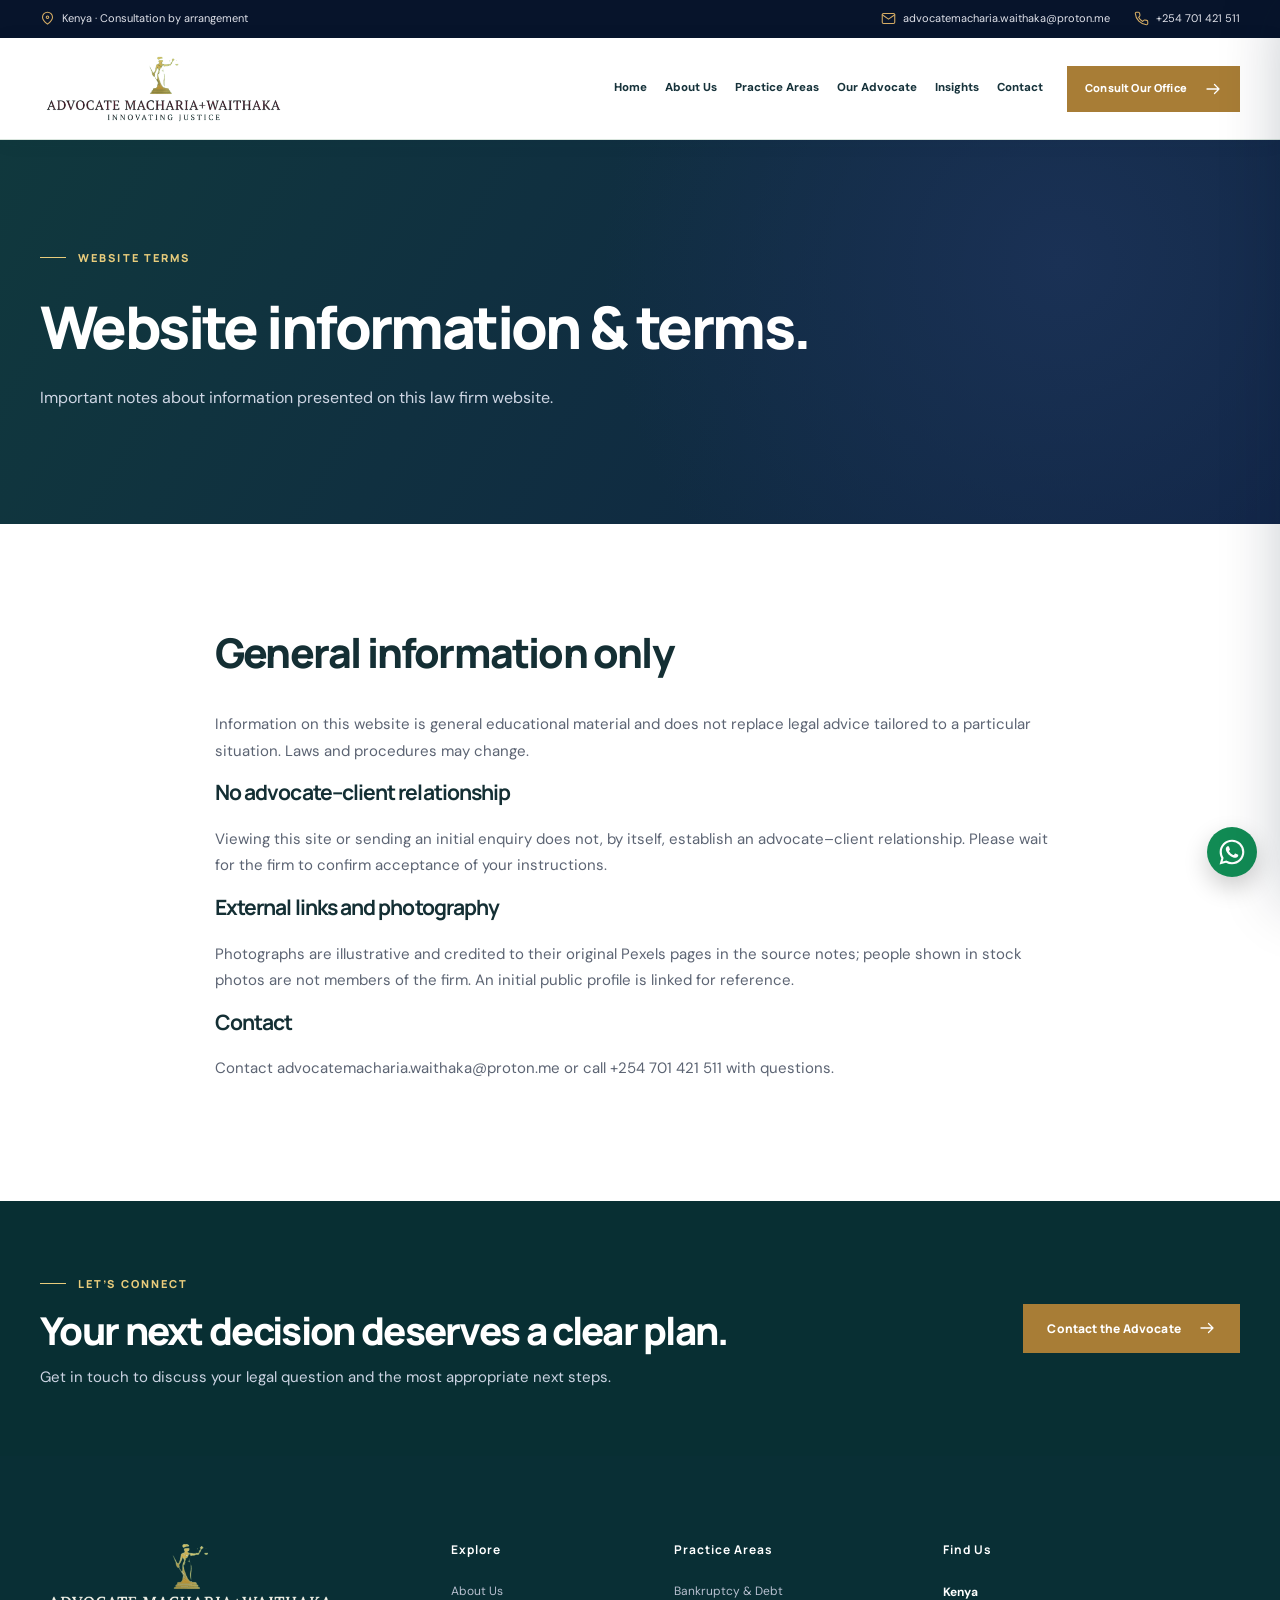
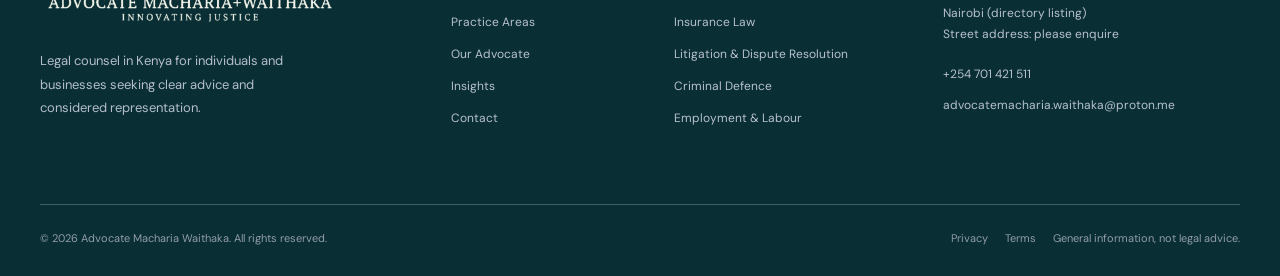
<file: terms/index.html>
<!doctype html>
<html lang="en-KE"><head><title>Website Terms | Advocate Macharia Waithaka</title><meta charset="utf-8"/><meta content="width=device-width, initial-scale=1" name="viewport"/><meta content="light" name="color-scheme"/><meta content="#081637" name="theme-color"/><link href="/assets/favicon.png" rel="icon" type="image/png"/><link href="https://fonts.googleapis.com" rel="preconnect"/><link crossorigin="" href="https://fonts.gstatic.com" rel="preconnect"/><link href="https://images.pexels.com" rel="preconnect"/><link href="/assets/site.css" rel="stylesheet"/><script defer="" src="/assets/site.js"></script><meta content="Read information and limitations for the Advocate Macharia Waithaka website." name="description"/><meta content="index,follow,max-image-preview:large" name="robots"/><meta content="website" property="og:type"/><meta content="Advocate Macharia Waithaka" property="og:site_name"/><meta content="Website Terms | Advocate Macharia Waithaka" property="og:title"/><meta content="Read information and limitations for the Advocate Macharia Waithaka website." property="og:description"/><meta content="https://advocate-macharia-waithaka.vercel.app/terms/" property="og:url"/><meta content="https://advocate-macharia-waithaka.vercel.app/assets/macharia-logo-white-4k.jpg" property="og:image"/><meta content="summary_large_image" name="twitter:card"/><link href="https://advocate-macharia-waithaka.vercel.app/terms/" rel="canonical"/><script type="application/ld+json">{"@context": "https://schema.org", "@type": "LegalService", "name": "Advocate Macharia Waithaka", "url": "https://advocate-macharia-waithaka.vercel.app/", "image": "https://advocate-macharia-waithaka.vercel.app/assets/macharia-logo-white-4k.jpg", "telephone": "+254701421511", "email": "advocatemacharia.waithaka@proton.me", "areaServed": {"@type": "Country", "name": "Kenya"}, "address": {"@type": "PostalAddress", "addressLocality": "Nairobi", "addressCountry": "KE"}, "hasOfferCatalog": {"@type": "OfferCatalog", "name": "Legal Services", "itemListElement": [{"@type": "OfferCatalog", "name": "Bankruptcy & Debt"}, {"@type": "OfferCatalog", "name": "Insurance Law"}, {"@type": "OfferCatalog", "name": "Litigation & Dispute Resolution"}, {"@type": "OfferCatalog", "name": "Criminal Defence"}, {"@type": "OfferCatalog", "name": "Employment & Labour"}, {"@type": "OfferCatalog", "name": "Intellectual Property"}]}}</script></head><body><a class="skip-link" href="#main">Skip to content</a>
<div class="topbar"><div class="container topbar-inner"><span class="topbar-address"><svg aria-hidden="true" fill="none" height="18" stroke="currentColor" stroke-linecap="round" stroke-linejoin="round" stroke-width="1.7" viewbox="0 0 24 24" width="18"><path d="M20 10c0 5-8 11-8 11S4 15 4 10a8 8 0 1 1 16 0Z"></path><circle cx="12" cy="10" r="2"></circle></svg> Kenya · Consultation by arrangement</span><div class="topbar-links"><a href="mailto:advocatemacharia.waithaka@proton.me"><svg aria-hidden="true" fill="none" height="18" stroke="currentColor" stroke-linecap="round" stroke-linejoin="round" stroke-width="1.7" viewbox="0 0 24 24" width="18"><rect height="16" rx="2" width="20" x="2" y="4"></rect><path d="m2 6 10 7L22 6"></path></svg> advocatemacharia.waithaka@proton.me</a><a href="tel:+254701421511"><svg aria-hidden="true" fill="none" height="18" stroke="currentColor" stroke-linecap="round" stroke-linejoin="round" stroke-width="1.7" viewbox="0 0 24 24" width="18"><path d="M22 16.9v3a2 2 0 0 1-2.2 2A19.5 19.5 0 0 1 2.1 4.2 2 2 0 0 1 4 2h3a2 2 0 0 1 2 1.7l.5 3a2 2 0 0 1-.6 1.8l-1.6 1.6a16 16 0 0 0 6.6 6.6l1.6-1.6a2 2 0 0 1 1.8-.6l3 .5a2 2 0 0 1 1.7 2Z"></path></svg> +254 701 421 511</a></div></div></div>
<header class="nav-shell"><div class="container nav-inner"><a aria-label="Advocate Macharia Waithaka home" class="brand" href="/"><img alt="Advocate Macharia Waithaka logo" height="1215" src="/assets/macharia-logo-transparent-4k.png" width="3840"/></a><nav aria-label="Main navigation" class="nav-links"><a class="nav-link" href="/">Home</a><a class="nav-link" href="/about/">About Us</a><a class="nav-link" href="/practice-areas/">Practice Areas</a><a class="nav-link" href="/managing-partner/">Our Advocate</a><a class="nav-link" href="/insights/">Insights</a><a class="nav-link" href="/contact/">Contact</a></nav><a class="btn btn-gold nav-cta" href="/contact/">Consult Our Office <svg aria-hidden="true" fill="none" height="18" stroke="currentColor" stroke-linecap="round" stroke-linejoin="round" stroke-width="1.7" viewbox="0 0 24 24" width="18"><path d="M4 12h16M14 6l6 6-6 6"></path></svg></a><button aria-controls="mobile-panel" aria-expanded="false" aria-label="Open menu" class="menu-open" data-mobile-open="" type="button"><svg aria-hidden="true" fill="none" height="24" stroke="currentColor" stroke-linecap="round" stroke-linejoin="round" stroke-width="1.7" viewbox="0 0 24 24" width="24"><path d="M3 6h18M3 12h18M3 18h18"></path></svg></button></div></header>
<div class="mobile-backdrop" id="mobile-backdrop"></div><nav aria-hidden="true" aria-label="Mobile navigation" class="mobile-panel" id="mobile-panel" inert=""><div class="mobile-head"><img alt="Advocate Macharia Waithaka logo" height="1215" src="/assets/macharia-logo-transparent-4k.png" width="3840"/><button aria-label="Close menu" data-mobile-close="" type="button">×</button></div><div class="mobile-links"><a class="" href="/">Home</a><a class="" href="/about/">About Us</a><a class="" href="/practice-areas/">Practice Areas</a><a class="" href="/managing-partner/">Our Advocate</a><a class="" href="/insights/">Insights</a><a class="" href="/contact/">Contact</a></div><a class="btn btn-gold mobile-cta" href="/contact/">Request a Consultation <svg aria-hidden="true" fill="none" height="18" stroke="currentColor" stroke-linecap="round" stroke-linejoin="round" stroke-width="1.7" viewbox="0 0 24 24" width="18"><path d="M4 12h16M14 6l6 6-6 6"></path></svg></a></nav><main id="main"><section class="page-hero"><div class="container"><span class="eyebrow eyebrow-light">WEBSITE TERMS</span><h1>Website information &amp; terms.</h1><p>Important notes about information presented on this law firm website.</p></div></section>
<section class="section"><div class="container" style="max-width:850px"><h2>General information only</h2><p>Information on this website is general educational material and does not replace legal advice tailored to a particular situation. Laws and procedures may change.</p><h3>No advocate–client relationship</h3><p>Viewing this site or sending an initial enquiry does not, by itself, establish an advocate–client relationship. Please wait for the firm to confirm acceptance of your instructions.</p><h3>External links and photography</h3><p>Photographs are illustrative and credited to their original Pexels pages in the source notes; people shown in stock photos are not members of the firm. An initial public profile is linked for reference.</p><h3>Contact</h3><p>Contact <a href="mailto:advocatemacharia.waithaka@proton.me">advocatemacharia.waithaka@proton.me</a> or call <a href="tel:+254701421511">+254 701 421 511</a> with questions.</p></div></section></main><section class="closing"><div class="container closing-inner"><div><span class="eyebrow eyebrow-light">LET’S CONNECT</span><h2>Your next decision deserves a clear plan.</h2><p>Get in touch to discuss your legal question and the most appropriate next steps.</p></div><a class="btn btn-gold" href="/contact/">Contact the Advocate <svg aria-hidden="true" fill="none" height="18" stroke="currentColor" stroke-linecap="round" stroke-linejoin="round" stroke-width="1.7" viewbox="0 0 24 24" width="18" xmlns="http://www.w3.org/2000/svg"><path d="M4 12h16M14 6l6 6-6 6"></path></svg></a></div></section>
<footer class="site-footer"><div class="container"><div class="footer-grid"><div class="footer-about"><a class="footer-logo" href="/"><img alt="Advocate Macharia Waithaka logo" height="1215" loading="lazy" src="/assets/macharia-logo-footer-transparent-4k.png" width="3840"/></a><p>Legal counsel in Kenya for individuals and businesses seeking clear advice and considered representation.</p></div><div><h3>Explore</h3><div class="footer-links"><a href="/about/">About Us</a><a href="/practice-areas/">Practice Areas</a><a href="/managing-partner/">Our Advocate</a><a href="/insights/">Insights</a><a href="/contact/">Contact</a></div></div><div><h3>Practice Areas</h3><div class="footer-links"><a href="/practice-areas/#debt">Bankruptcy &amp; Debt</a><a href="/practice-areas/#insurance">Insurance Law</a><a href="/practice-areas/#litigation">Litigation &amp; Dispute Resolution</a><a href="/practice-areas/#criminal">Criminal Defence</a><a href="/practice-areas/#employment">Employment &amp; Labour</a></div></div><div><h3>Find Us</h3><address><strong>Kenya</strong><br/>Nairobi (directory listing)<br/>Street address: please enquire</address><div class="footer-links footer-contact"><a href="tel:+254701421511">+254 701 421 511</a><a href="mailto:advocatemacharia.waithaka@proton.me">advocatemacharia.waithaka@proton.me</a></div></div></div><div class="footer-bottom"><span>© 2026 Advocate Macharia Waithaka. All rights reserved.</span><div><a href="/privacy/">Privacy</a><a href="/terms/">Terms</a><span>General information, not legal advice.</span></div></div></div></footer>
<button aria-label="Back to top" class="scroll-top" title="Back to top" type="button">↑</button><a aria-label="Chat with Advocate Macharia Waithaka on WhatsApp at +254 701 421 511" class="floating-whatsapp" href="https://wa.me/254701421511?text=Hello%20Advocate%20Macharia%20Waithaka%2C%20I%20would%20like%20to%20enquire%20about%20legal%20services." rel="noopener noreferrer" target="_blank" title="Chat on WhatsApp"><svg aria-hidden="true" focusable="false" role="img" viewbox="0 0 32 32" xmlns="http://www.w3.org/2000/svg"><path d="M16 .8C7.61.8.8 7.59.8 15.98c0 2.69.7 5.31 2.03 7.62L.7 31.3l7.91-2.08a15.15 15.15 0 0 0 7.37 1.88h.01c8.38 0 15.2-6.82 15.2-15.2 0-4.06-1.58-7.88-4.46-10.76A15.07 15.07 0 0 0 16 .8Zm0 27.73a12.54 12.54 0 0 1-6.39-1.75l-.46-.27-4.7 1.23 1.25-4.58-.3-.47a12.5 12.5 0 0 1-1.93-6.7C3.47 9.08 9.08 3.47 16 3.47a12.45 12.45 0 0 1 8.87 3.68 12.48 12.48 0 0 1 3.67 8.86c0 6.91-5.62 12.52-12.54 12.52Zm6.88-9.38c-.38-.19-2.23-1.1-2.58-1.23-.34-.13-.59-.19-.84.19s-.96 1.23-1.18 1.49-.44.29-.82.1a10.32 10.32 0 0 1-3.04-1.88 11.39 11.39 0 0 1-2.1-2.61c-.22-.38-.02-.58.16-.77.17-.17.38-.44.57-.66s.25-.38.38-.63.06-.47-.03-.66c-.1-.19-.85-2.04-1.16-2.8-.3-.74-.61-.64-.84-.65l-.71-.01c-.25 0-.66.1-1.01.47-.34.38-1.32 1.29-1.32 3.13s1.35 3.63 1.54 3.88c.19.25 2.65 4.04 6.42 5.66.9.39 1.61.62 2.16.79.91.29 1.74.25 2.4.15.73-.11 2.23-.91 2.55-1.79.32-.88.32-1.64.22-1.79-.1-.16-.35-.25-.72-.44Z" fill="currentColor"></path></svg><span aria-hidden="true" class="whatsapp-tooltip">WhatsApp Us</span></a></body></html>
</file>
<file: assets/site.css>
@import url('https://fonts.googleapis.com/css2?family=DM+Sans:wght@400;500;600;700&family=Manrope:wght@400;500;600;700;800&display=swap');
:root{--navy:#10383d;--navy-deep:#082f33;--navy-soft:#15464a;--gold:#238f84;--gold-light:#e0bf6f;--red:#822d43;--ink:#17333b;--body:#5c6473;--line:#E9E1E4;--cream:#f3f8f6;--white:#fff;--shadow:0 24px 65px rgba(11,22,44,.12)}
*,*::before,*::after{box-sizing:border-box}html{scroll-behavior:smooth;scroll-padding-top:110px}body{margin:0;background:#fff;color:var(--ink);font:400 15px/1.78 'DM Sans',Arial,sans-serif;-webkit-font-smoothing:antialiased}body.nav-open{overflow:hidden}img{max-width:100%;display:block}button,input,textarea,select{font:inherit}button{cursor:pointer}a{color:inherit;text-decoration:none}::selection{background:#F1D5DC;color:#091637}:focus-visible{outline:3px solid #b19351;outline-offset:4px}.container{width:min(100% - 72px,1200px);margin-inline:auto}.skip-link{position:absolute;top:-100px;left:10px;z-index:1000;color:#fff;background:var(--navy);padding:9px 17px}.skip-link:focus{top:8px}h1,h2,h3,h4,p{margin-top:0}h1,h2,h3{font-family:Manrope,Arial,sans-serif;letter-spacing:-.044em;line-height:1.2}h1{font-size:clamp(44px,5.1vw,74px);font-weight:800}h2{font-size:clamp(30px,3.2vw,48px);font-weight:800}h3{font-size:clamp(17px,1.65vw,23px)}p{color:var(--body)}.centered{text-align:center}.section{padding:104px 0}.cream{background:var(--cream)}.section-heading{margin-bottom:42px;max-width:770px}.section-heading.centered{margin-inline:auto}.section-heading h2{margin:15px 0 15px}.section-heading p{margin:0;font-size:16px;line-height:1.78}.eyebrow{display:inline-flex;align-items:center;gap:12px;color:var(--gold);font-size:11px;font-family:Manrope,Arial,sans-serif;font-weight:800;letter-spacing:2.1px;text-transform:uppercase;line-height:1.55}.eyebrow::before{content:"";width:26px;flex:0 0 26px;height:1px;background:currentColor}.eyebrow-light{color:var(--gold-light)}.accent-line{width:57px;height:3px;background:var(--gold);margin:24px 0}.btn{display:inline-flex;align-items:center;justify-content:center;gap:17px;padding:14px 23px;min-height:49px;font-size:12px;font-weight:800;letter-spacing:.015em;font-family:Manrope,Arial,sans-serif;line-height:1.3;text-align:center;border:1px solid transparent;transition:background .2s,transform .2s,border-color .2s;white-space:normal}.btn:hover{transform:translateY(-2px)}.btn svg{flex:none}.btn-gold{background:#822d43;border-color:#822d43;color:#fff}.btn-gold:hover{background:#612339;border-color:#612339;color:#fff}.btn-navy{color:#fff;background:var(--navy);border-color:var(--navy)}.btn-navy:hover{background:#183766}.btn-outline{border-color:#fff9;color:#fff;background:#ffffff08}.btn-outline:hover{background:#ffffff1d}.text-link{display:inline-flex;align-items:center;gap:13px;color:#061945;font-size:12px;font-weight:800;font-family:Manrope,Arial,sans-serif;border-bottom:1px solid var(--gold);padding-bottom:6px}.text-link:hover{color:#822d43}.text-link svg{width:16px}.section-action{margin-top:38px}
/* Reference site navigation: restrained utility bar, white main navigation */
.topbar{background:#07142b;color:#e0e2ea;font-size:11px}.topbar-inner{min-height:38px;display:flex;justify-content:space-between;align-items:center;gap:18px}.topbar-address,.topbar-links,.topbar-links a{display:inline-flex;align-items:center;gap:7px}.topbar svg{height:15px;width:15px;color:#d5ac64}.topbar-links{gap:24px}.topbar-links a:hover{color:#d5ac64}.nav-shell{position:sticky;top:0;background:#fff;z-index:80;box-shadow:0 2px 20px #10383d0e}.nav-inner{min-height:101px;display:flex;align-items:center;gap:24px}.brand{display:flex;align-items:center;flex:0 0 260px;width:260px}.brand img{width:260px;height:auto;max-height:80px;object-fit:contain}.nav-links{display:flex;gap:18px;margin-left:auto;align-items:center}.nav-link{font-size:11.5px;font-weight:800;color:#17333b;white-space:nowrap;position:relative;padding:12px 0}.nav-link::after{content:"";position:absolute;bottom:6px;left:0;right:100%;height:2px;background:var(--gold);transition:right .2s}.nav-link.active::after,.nav-link:hover::after{right:0}.nav-link.active{color:#822d43}.nav-cta{padding:13px 17px;min-height:44px;white-space:nowrap;font-size:11px}.menu-open{display:none;background:transparent;border:1px solid #e3e3e3;color:var(--navy);width:44px;height:44px;align-items:center;justify-content:center;margin-left:auto}.mobile-backdrop{position:fixed;inset:0;background:#07142bb3;z-index:85;visibility:hidden;opacity:0;transition:opacity .2s,visibility .2s}.mobile-backdrop.visible{opacity:1;visibility:visible}.mobile-panel{position:fixed;right:0;top:0;bottom:0;z-index:90;display:block;width:min(89vw,380px);padding:24px;background:white;overflow-y:auto;transform:translateX(105%);box-shadow:-15px 0 60px #07142b3d;transition:transform .23s}.mobile-panel.open{transform:translateX(0)}.mobile-head{display:flex;align-items:center;justify-content:space-between;gap:12px;padding-bottom:25px;border-bottom:1px solid var(--line)}.mobile-head img{width:175px;height:auto}.mobile-head button{background:#F7EFF1;border:0;color:var(--navy);font-size:26px;line-height:1;width:39px;height:39px}.mobile-links{display:flex;flex-direction:column;margin:14px 0 27px}.mobile-links a{padding:13px 3px;border-bottom:1px solid #efeee9;font-size:14px;font-weight:700}.mobile-cta{width:100%}
/* Full-bleed image, overlaid text: matches original Were reference hero */
.hero{min-height:665px;background:#07152c;color:#fff;position:relative;isolation:isolate;display:flex;align-items:center;overflow:hidden}.hero::before{content:"";position:absolute;z-index:-2;inset:0;background-image:linear-gradient(90deg,rgba(5,14,32,.98) 0%,rgba(6,16,36,.94) 31%,rgba(7,19,41,.79) 57%,rgba(5,14,31,.15) 100%),var(--hero-image);background-position:center;background-size:cover}.hero::after{content:"";position:absolute;z-index:-1;inset:0;background:linear-gradient(0deg,rgba(4,12,30,.39),transparent 24%)}.hero-inner{width:min(100% - 72px,1200px);padding:88px 0 119px}.hero-copy{max-width:725px}.hero h1{color:#fff;margin:24px 0 27px;line-height:1.15}.hero h1 em{color:var(--gold-light);font-style:normal}.hero-copy p{color:#d7dce6;max-width:570px;font-size:16px;line-height:1.85}.hero-actions{display:flex;gap:14px;flex-wrap:wrap;margin-top:34px}.hero-bottom{position:absolute;left:0;right:0;bottom:0;color:#e8eaf0;border-top:1px solid #fff3}.hero-bottom-inner{min-height:60px;display:flex;align-items:center;justify-content:space-between;gap:20px}.hero-notes{display:flex;align-items:center;gap:28px;font-size:11px}.hero-notes span{display:flex;align-items:center;gap:9px}.hero-notes span::before{content:"";height:6px;width:6px;background:var(--gold-light);border-radius:50%}.scroll-cue{font-weight:700;letter-spacing:1.4px;font-size:10px;white-space:nowrap}
/* Reference intro portrait treatment */
.intro-grid{display:grid;grid-template-columns:minmax(0,1fr) minmax(0,1fr);gap:90px;align-items:center}.intro-picture{position:relative;min-width:0}.intro-picture>img{width:100%;height:auto;aspect-ratio:1/1;object-fit:cover;object-position:center 18%;box-shadow:var(--shadow)}.intro-picture::before{content:"";position:absolute;border-top:9px solid #e2ebe6;border-left:9px solid #e2ebe6;left:-25px;top:-24px;height:105px;width:105px;pointer-events:none;z-index:1}.picture-stamp{position:absolute;right:-22px;bottom:-22px;background:var(--navy);padding:23px 27px;color:white;box-shadow:var(--shadow);display:flex;flex-direction:column;line-height:1.3;min-width:164px}.picture-stamp small{font-size:10px;color:var(--gold-light);letter-spacing:2px;font-weight:700}.picture-stamp strong{font:800 30px Manrope,Arial,sans-serif;margin:5px 0}.picture-stamp span{font-size:10px;color:#d6ddea}.intro-copy h2{margin:18px 0 0}.intro-copy h3{color:var(--navy);margin-bottom:14px}.intro-copy p{line-height:1.85;margin-bottom:16px}.intro-copy blockquote{font:600 16px/1.7 Manrope,Arial,sans-serif;border-left:3px solid var(--gold);padding:12px 0 12px 23px;margin:25px 0;color:#263b5e}
/* Image-led practice cards: no image stretching */
.practice-grid{display:grid;grid-template-columns:repeat(3,minmax(0,1fr));gap:23px}.practice-card{height:340px;min-width:0;overflow:hidden;position:relative;background:#122242;display:block;color:#fff}.practice-card>img{position:absolute;inset:0;width:100%;height:100%;object-fit:cover;object-position:center;transition:transform .35s ease}.practice-card:hover>img{transform:scale(1.055)}.practice-shade{position:absolute;inset:0;background:linear-gradient(180deg,#07142b0a 15%,#07142bd5 70%,#07142bee 100%)}.practice-card-text{position:absolute;bottom:0;left:0;right:0;padding:27px 27px 25px}.card-number{font-size:10px;letter-spacing:2.2px;color:var(--gold-light);font-weight:700}.practice-card h3{font-size:19px;color:white;margin:9px 0 7px}.practice-card p{font-size:12px;line-height:1.5;color:#e3e8f0;max-width:285px;margin-bottom:0}.card-arrow{position:absolute;bottom:27px;right:24px}.card-arrow svg{width:19px;height:19px;color:#d5ac64}
.purpose-grid{display:grid;grid-template-columns:1fr 1.08fr;gap:95px;align-items:start}.purpose-grid h2{margin:18px 0 23px}.purpose-grid>div>p{font-size:16px;max-width:440px}.value-grid{display:grid;grid-template-columns:1fr 1fr;gap:32px 40px}.value-grid>div{border-top:1px solid var(--line);padding-top:16px}.value-grid span,.three-values span{font-size:12px;color:var(--gold);font-weight:800;letter-spacing:2px}.value-grid h3{margin:10px 0 8px;font-size:17px}.value-grid p{font-size:13px;line-height:1.7}.two-column{display:grid;grid-template-columns:minmax(0,1fr) minmax(0,1fr);gap:80px;align-items:center}.two-column>div{min-width:0}.two-column h2{margin:17px 0 23px}.two-column p{font-size:15px;line-height:1.9}.two-column .btn{margin-top:15px}.section-navy{background:var(--navy);color:#fff}.section-navy h2{color:#fff}.section-navy p{color:#d4dce9}.decorative-photo,.picture-frame{width:100%;overflow:hidden}.decorative-photo img{width:100%;height:auto;aspect-ratio:6/4;object-fit:cover}.picture-frame img{width:100%;height:auto;aspect-ratio:1.19/1;object-fit:cover}.insight-grid{display:grid;grid-template-columns:repeat(3,minmax(0,1fr));gap:25px}.insight-card{min-width:0;border:1px solid #e7e5e0;background:white;padding:26px}.insight-image{display:block;overflow:hidden;background:#e4e4e0}.insight-image img{width:100%;height:auto;aspect-ratio:4/3;object-fit:cover;object-position:center;transition:transform .3s}.insight-image:hover img{transform:scale(1.04)}.insight-copy{padding-top:17px}.overline{font-family:Manrope,Arial,sans-serif;font-size:10px;letter-spacing:1.8px;color:#822d43;font-weight:800}.insight-copy h3{font-size:20px;margin:23px 0 12px;line-height:1.35}.insight-copy h3 a:hover{color:#612339}.insight-copy p{font-size:13px;line-height:1.8;min-height:53px}.insight-copy .text-link{margin-top:9px}
/* Inner pages */
.page-hero{background:radial-gradient(circle at 83% 32%,#1a3155 0%,transparent 42%),linear-gradient(120deg,#10383d,#102345);color:white;padding:100px 0 95px}.page-hero h1{max-width:830px;font-size:clamp(40px,4.6vw,64px);margin:25px 0 22px}.page-hero p{color:#cdd5e3;max-width:630px;font-size:16px}.three-values{display:grid;grid-template-columns:repeat(3,minmax(0,1fr));gap:24px}.three-values article{background:#fff;padding:32px;min-width:0;border:1px solid var(--line)}.three-values h3{margin:15px 0 10px}.three-values p{font-size:13px}.reverse{direction:rtl}.reverse>*{direction:ltr}.jump-chips{display:flex;gap:12px;flex-wrap:wrap;justify-content:center;margin-top:35px}.jump-chips a{border:1px solid #DED6DA;color:#1b2c4d;font-size:12px;font-weight:700;padding:8px 13px}.jump-chips a:hover{background:var(--navy);color:white}.practice-detail{padding:85px 0;scroll-margin-top:115px}.detail-grid{display:grid;grid-template-columns:minmax(0,1fr) minmax(0,1fr);align-items:center;gap:80px}.detail-grid.reverse{direction:rtl}.detail-grid.reverse>*{direction:ltr}.detail-photo img{width:100%;height:auto;aspect-ratio:5/4;object-fit:cover;object-position:center}.detail-copy h2{margin:16px 0 15px}.detail-copy h3{font-size:18px;font-weight:700;letter-spacing:-.018em;margin-bottom:16px;color:#26446a}.detail-copy>p{line-height:1.8}.detail-topics{font-size:12px;font-weight:700;color:#743848;border-left:3px solid var(--gold);padding-left:17px;margin:25px 0!important}.profile-layout{display:grid;grid-template-columns:.9fr 1.1fr;gap:88px;align-items:center}.profile-photo{position:relative}.profile-photo>img{width:100%;height:auto;aspect-ratio:1/1;object-fit:cover;box-shadow:var(--shadow)}.profile-body h2{margin:18px 0 6px}.profile-role{font-weight:800;font-size:11px;letter-spacing:1.4px;color:#822d43}.profile-body p{line-height:1.85}.team-grid{display:grid;grid-template-columns:repeat(3,minmax(0,1fr));gap:24px}.team-grid article{text-align:center;background:#fff;border:1px solid var(--line);padding:35px 22px}.initials{margin:0 auto 19px;border-radius:50%;width:79px;height:79px;background:#e4edf8;color:#09254b;display:grid;place-items:center;font:800 24px Manrope,Arial,sans-serif}.team-grid article:nth-child(2) .initials{background:#F9E5EA;color:#822d43}.team-grid article:nth-child(3) .initials{background:#f6e1e5;color:#7c213a}.team-grid h3{margin:0;font-size:18px}.team-grid span{font-size:11px;text-transform:uppercase;letter-spacing:1.4px;color:#8D5160}.guide-article{padding:42px 46px;background:#fff;margin:0 auto 25px;scroll-margin-top:120px;max-width:900px}.guide-article h2{font-size:30px;margin:13px 0 24px}.guide-article p{line-height:1.9}.contact-grid{display:grid;grid-template-columns:.85fr 1.15fr;gap:75px;align-items:start}.contact-copy h2{margin:17px 0 19px}.contact-copy p{margin-bottom:30px}.contact-line{display:flex;gap:16px;border-top:1px solid var(--line);padding:18px 0;align-items:flex-start}.contact-line>svg{color:#822d43;flex:none;margin-top:5px}.contact-line>div{display:flex;flex-direction:column;gap:4px;min-width:0}.contact-line strong{font-size:12px;text-transform:uppercase;letter-spacing:.8px}.contact-line a,.contact-line span{font-size:14px;overflow-wrap:anywhere}.contact-line a:hover{color:#822d43}.contact-form-shell{background:var(--cream);border:1px solid #dfe9e5;padding:35px}.contact-form-shell h3{font-size:26px;margin-bottom:6px}.contact-form-shell>p{font-size:13px}.contact-form-shell form{margin-top:22px}.contact-form-shell label{display:flex;flex-direction:column;font-size:12px;font-weight:700;gap:6px;margin-bottom:16px}.contact-form-shell input,.contact-form-shell select,.contact-form-shell textarea{border:1px solid #dcdedb;background:white;min-width:0;width:100%;padding:12px 13px;outline:none;border-radius:0;color:var(--ink)}.contact-form-shell textarea{resize:vertical}.contact-form-shell input:focus,.contact-form-shell textarea:focus,.contact-form-shell select:focus{border-color:var(--gold);box-shadow:0 0 0 2px #822d4322}.form-grid{display:grid;grid-template-columns:repeat(2,minmax(0,1fr));gap:15px}.honeypot{position:absolute;width:1px;height:1px;overflow:hidden;opacity:0;pointer-events:none}.contact-form-shell #form-status{font-size:12px;margin-top:14px;color:#465977}.office-grid{display:grid;grid-template-columns:repeat(2,minmax(0,1fr));gap:25px}.office-card{background:#fff;border:1px solid var(--line);padding:36px;min-width:0}.office-card h3{margin:17px 0}.office-card p{display:flex;align-items:flex-start;gap:10px;font-size:14px;min-height:75px}.office-card p svg{flex:0 0 18px;margin-top:4px}.legal-copy{max-width:850px}.legal-copy h2{margin-bottom:28px}.legal-copy h3{margin-top:30px}.legal-copy a{color:#822d43;text-decoration:underline}
/* Footer and the lone circular floating contact control */
.closing{background:#082f33;color:white;padding:65px 0}.closing-inner{display:flex;gap:30px;align-items:center;justify-content:space-between}.closing h2{font-size:clamp(28px,3vw,40px);margin:15px 0 10px;color:white}.closing p{color:#ccd4e3;margin:0}.closing .btn{flex:none}.site-footer{background:#0a3036;color:#d1d7e1;padding:80px 0 0}.footer-grid{display:grid;grid-template-columns:1.4fr .67fr .85fr 1.15fr;gap:50px;padding-bottom:72px}.footer-logo{max-width:300px;display:block;margin-bottom:19px;background:transparent!important;border:none!important;padding:0!important}.footer-logo img{width:100%;height:auto;object-fit:contain;background:transparent}.footer-about p{font-size:13px;color:#b5bdcc;max-width:280px}.site-footer h3{font:700 12px Manrope,Arial,sans-serif;letter-spacing:1px;color:white;margin:5px 0 24px}.footer-links{display:flex;flex-direction:column;gap:12px}.footer-links a{color:#b8c0d0;font-size:12px;line-height:1.65}.footer-links a:hover,.footer-bottom a:hover{color:var(--gold-light)}.site-footer address{font-style:normal;font-size:12px;color:#b8c0d0;line-height:1.75}.site-footer address strong{color:#fff}.footer-contact{margin-top:20px}.footer-bottom{padding:24px 0 28px;display:flex;justify-content:space-between;align-items:center;gap:20px;border-top:1px solid #ffffff27;color:#929bab;font-size:11px}.footer-bottom>div{display:flex;align-items:center;gap:17px;flex-wrap:wrap}.floating-contact{position:fixed;right:23px;bottom:23px;z-index:60;display:grid;place-items:center;background:#118b54;color:#fff;border-radius:50%;width:50px;height:50px;box-shadow:0 10px 25px #0003;transition:transform .2s}.floating-contact:hover{transform:translateY(-4px)}.floating-contact svg{width:26px;height:26px}.whatsapp-tooltip{position:absolute;right:69px;white-space:nowrap;border-radius:5px;background:#09234b;color:white;padding:8px 10px;font-size:11px;font-weight:700;opacity:0;visibility:hidden;transition:opacity .2s;pointer-events:none}.floating-contact:hover .whatsapp-tooltip,.floating-contact:focus-visible .whatsapp-tooltip{opacity:1;visibility:visible}.scroll-top{position:fixed;right:27px;bottom:84px;z-index:55;border:1px solid #ECE3E6;background:#fff;color:var(--navy);width:40px;height:40px;display:none;place-items:center;box-shadow:0 6px 25px #0002}.scroll-top.show{display:grid}
@media(max-width:1200px){.nav-inner{gap:15px}.brand,.brand img{width:220px;flex-basis:220px}.nav-links{gap:13px}.nav-cta{padding:12px}.intro-grid{gap:55px}.footer-grid{gap:29px}}
@media(max-width:1050px){.nav-links,.nav-cta{display:none}.menu-open{display:flex}.nav-inner{min-height:76px}.brand,.brand img{width:228px;flex-basis:228px}.footer-grid{grid-template-columns:1.2fr 1fr 1fr;gap:35px}.footer-grid>div:last-child{grid-column:1/-1;display:grid;grid-template-columns:1fr 1fr;gap:15px}.footer-grid>div:last-child h3{grid-column:1/-1;margin-bottom:0}.footer-contact{margin:0}.intro-grid,.two-column,.detail-grid{gap:45px}.contact-grid{gap:35px}}
@media(max-width:850px){.container{width:min(100% - 46px,1200px)}.section{padding:78px 0}.hero-inner{width:min(100% - 46px,1200px);padding:84px 0 105px}.hero{min-height:610px}.hero-bottom-inner{min-height:65px}.scroll-cue{display:none}.hero-notes{flex-wrap:wrap;gap:6px 20px}.intro-grid,.two-column,.purpose-grid,.profile-layout,.contact-grid{grid-template-columns:1fr;gap:45px}.intro-picture{max-width:510px}.intro-picture>img{max-height:540px}.purpose-grid{gap:25px}.practice-grid{grid-template-columns:repeat(2,minmax(0,1fr))}.insight-grid{grid-template-columns:repeat(2,minmax(0,1fr))}.insight-card:last-child{grid-column:1/-1;max-width:470px;margin-inline:auto}.detail-grid{grid-template-columns:1fr;gap:30px}.detail-grid.reverse{direction:ltr}.detail-photo img{max-height:420px}.profile-photo{max-width:500px}.reverse{direction:ltr}.three-values{grid-template-columns:1fr 1fr}.office-grid{grid-template-columns:1fr}.office-card p{min-height:0}.page-hero{padding:80px 0}.closing-inner{align-items:flex-start;flex-direction:column}.footer-grid{grid-template-columns:1fr 1fr}.footer-grid>div:last-child{grid-column:auto;display:block}.footer-grid>div:last-child h3{margin-bottom:20px}.footer-contact{margin-top:19px}}
@media(max-width:600px){.container{width:min(100% - 36px,1200px)}h1{font-size:clamp(38px,10vw,53px)}h2{font-size:clamp(28px,7vw,39px)}.topbar{display:none}.nav-inner{min-height:70px}.brand,.brand img{width:205px;flex-basis:205px}.hero{min-height:610px}.hero::before{background-image:linear-gradient(90deg,rgba(5,14,32,.96),rgba(6,16,36,.89) 48%,rgba(7,19,41,.58)),var(--hero-image);background-position:60% center}.hero-inner{width:min(100% - 36px,1200px);padding:66px 0 160px}.hero h1{margin:18px 0 19px}.hero-copy p{font-size:14px;line-height:1.8}.hero-actions{gap:11px}.hero-actions .btn{font-size:11px;width:100%;max-width:300px}.hero-notes{font-size:10px;gap:9px 14px}.hero-bottom-inner{min-height:87px}.intro-grid{gap:48px}.intro-picture::before{left:-12px;top:-14px;height:70px;width:70px;border-width:6px}.picture-stamp{right:0;bottom:-21px;padding:15px 20px;min-width:130px}.picture-stamp strong{font-size:25px}.section{padding:68px 0}.section-heading{margin-bottom:30px}.practice-grid,.insight-grid,.three-values,.team-grid{grid-template-columns:1fr;gap:15px}.practice-card{height:315px}.insight-card{padding:19px}.insight-card:last-child{max-width:none;grid-column:auto}.insight-image img{aspect-ratio:4/3}.insight-copy h3{font-size:19px;margin-top:16px}.insight-copy p{min-height:0}.value-grid{gap:20px}.detail-grid{gap:23px}.practice-detail{padding:65px 0}.detail-photo img{aspect-ratio:1.15/1}.page-hero{padding:70px 0}.page-hero h1{font-size:clamp(36px,9vw,52px)}.profile-photo{max-width:100%}.form-grid{grid-template-columns:1fr;gap:0}.contact-form-shell{padding:22px}.guide-article{padding:26px 22px}.guide-article h2{font-size:25px}.closing{padding:54px 0}.footer-grid{grid-template-columns:1fr 1fr;gap:30px 22px;padding-bottom:40px}.footer-about{grid-column:1/-1}.footer-grid>div:last-child{grid-column:1/-1}.footer-bottom{flex-direction:column;align-items:start}.floating-contact{width:60px;height:60px;right:15px;bottom:15px}.floating-contact svg{width:31px;height:31px}.scroll-top{right:23px;bottom:88px}.whatsapp-tooltip{display:none}}
@media(max-width:390px){.brand,.brand img{width:183px;flex-basis:183px}.container{width:min(100% - 30px,1200px)}.hero-actions .btn{max-width:none}.value-grid{grid-template-columns:1fr}.nav-inner{gap:10px}.footer-grid{grid-template-columns:1fr}.footer-about,.footer-grid>div:last-child{grid-column:auto}.practice-card{height:296px}}
@media(prefers-reduced-motion:reduce){html{scroll-behavior:auto}*,*::before,*::after{transition-duration:0s!important;animation-duration:0s!important}}

/* Macharia Waithaka: logo-derived turquoise, burgundy and antique-gold accents */
:root{--navy:#10383d;--navy-deep:#072a2f;--navy-soft:#195256;--gold:#218c80;--gold-light:#d7bd6d;--red:#84283e;--ink:#142f34;--cream:#f5f8f6}
.btn-gold{background:#a87d36;border-color:#a87d36;color:#fff}.btn-gold:hover{background:#8c682b;border-color:#8c682b}
.nav-link.active,.text-link{color:#166b64}.nav-link::after,.accent-line,.hero-notes span::before{background:#ac8748}
.hero em{color:#f0d38e}.eyebrow{color:#218c80}.eyebrow-light{color:#e8cc7c}
.intro-picture::before{border-color:#c9dcd5}.picture-stamp{background:#103d40}
.nav-shell{border-bottom:1px solid #d8e5dd}.site-footer{background:#092f35}.footer-bottom{border-color:#396368}
.footer-logo img{max-height:130px;object-fit:contain;object-position:left}
.floating-whatsapp{position:fixed;right:23px;bottom:23px;z-index:60;width:50px;height:50px;background:#118b54;border-radius:50%;display:grid;place-items:center;box-shadow:0 10px 25px rgba(0,0,0,.20);transition:transform .2s ease;color:#fff}
.floating-whatsapp:hover{transform:translateY(-4px)}.floating-whatsapp svg{width:26px;height:26px;color:#fff}
.floating-whatsapp .whatsapp-tooltip{right:74px;white-space:nowrap}
@media(max-width:600px){.floating-whatsapp{width:60px;height:60px;right:15px;bottom:15px}.floating-whatsapp svg{width:33px;height:33px}.scroll-top{bottom:90px}}
/* Keep images proportional: never distort the portraits or photographic cards */
.intro-picture>img,.profile-photo>img,.detail-photo img,.insight-image img,.decorative-photo img,.picture-frame img{width:100%;height:auto;object-fit:cover}
.practice-card>img{width:100%;height:100%;object-fit:cover}
.brand{flex-basis:285px;width:285px}.brand img{max-width:285px;width:100%;max-height:78px;object-fit:contain;object-position:left}
.mobile-head img{width:235px;max-height:90px;object-fit:contain}
@media(max-width:1180px){.brand{flex-basis:235px;width:235px}.brand img{max-width:235px}}
@media(max-width:950px){.brand{flex-basis:260px;width:260px}.brand img{max-width:260px}}
@media(max-width:420px){.brand{flex-basis:210px;width:210px}.brand img{max-width:210px}.hero-notes span:nth-child(n+2){display:none}}
@media(prefers-reduced-motion:reduce){.floating-whatsapp{transition:none}}

/* Layout-specific components and phone/tablet safeguards */
.values-grid{display:grid;grid-template-columns:repeat(2,minmax(0,1fr));gap:24px}
.values-grid>div{border-top:1px solid #d7e5df;padding:25px 0 5px;min-width:0}
.values-grid strong{display:block;font:800 13px Manrope,Arial,sans-serif;color:#b68b45;margin-bottom:9px}
.values-grid h3{font-size:19px;margin:0 0 10px}.values-grid p{font-size:14px}
.service-pills{display:grid;grid-template-columns:repeat(2,minmax(0,1fr));gap:14px}
.service-pills a{display:flex;align-items:center;justify-content:space-between;gap:14px;border:1px solid #d5e7df;background:#fff;padding:19px 22px;font-size:14px;font-weight:700;color:#133e42;transition:border-color .2s}
.service-pills a:hover{border-color:#218c80}.service-pills svg{flex-shrink:0;color:#218c80}
.contact-layout{display:grid;grid-template-columns:minmax(0,1fr) minmax(0,1fr);gap:74px;align-items:start}
.contact-copy h2{margin:16px 0 18px}.contact-copy>p{max-width:495px}
.contact-details{display:grid;gap:19px;margin:32px 0}.contact-details>div{border-bottom:1px solid #e1e8e4;padding-bottom:17px;display:grid;gap:6px}
.contact-details strong{display:block;color:#133e42;font-size:12px;letter-spacing:.4px}
.contact-details a{font-size:17px;font-weight:700;color:#218c80;overflow-wrap:anywhere}
.contact-details span{color:#5c6473;overflow-wrap:anywhere}
.form-note{font-size:12px;margin-top:14px}
@media(max-width:950px){.contact-layout{grid-template-columns:1fr;gap:45px}}
@media(max-width:760px){.values-grid,.service-pills{grid-template-columns:1fr}.contact-form-shell{padding:25px 20px}}
@media(max-width:600px){.contact-copy h2{font-size:clamp(27px,8vw,40px)}.values-grid{gap:12px}.service-pills a{font-size:13px;padding:16px}.contact-details a{font-size:16px}}

/* Uploaded clearer portraits (2026-10-12). Use natural aspect-ratio scaling and crop, never distort. */
.intro-picture>img{object-fit:cover;object-position:center 24%;}
.profile-photo>img{object-fit:cover;object-position:center 39%;}
</file>
